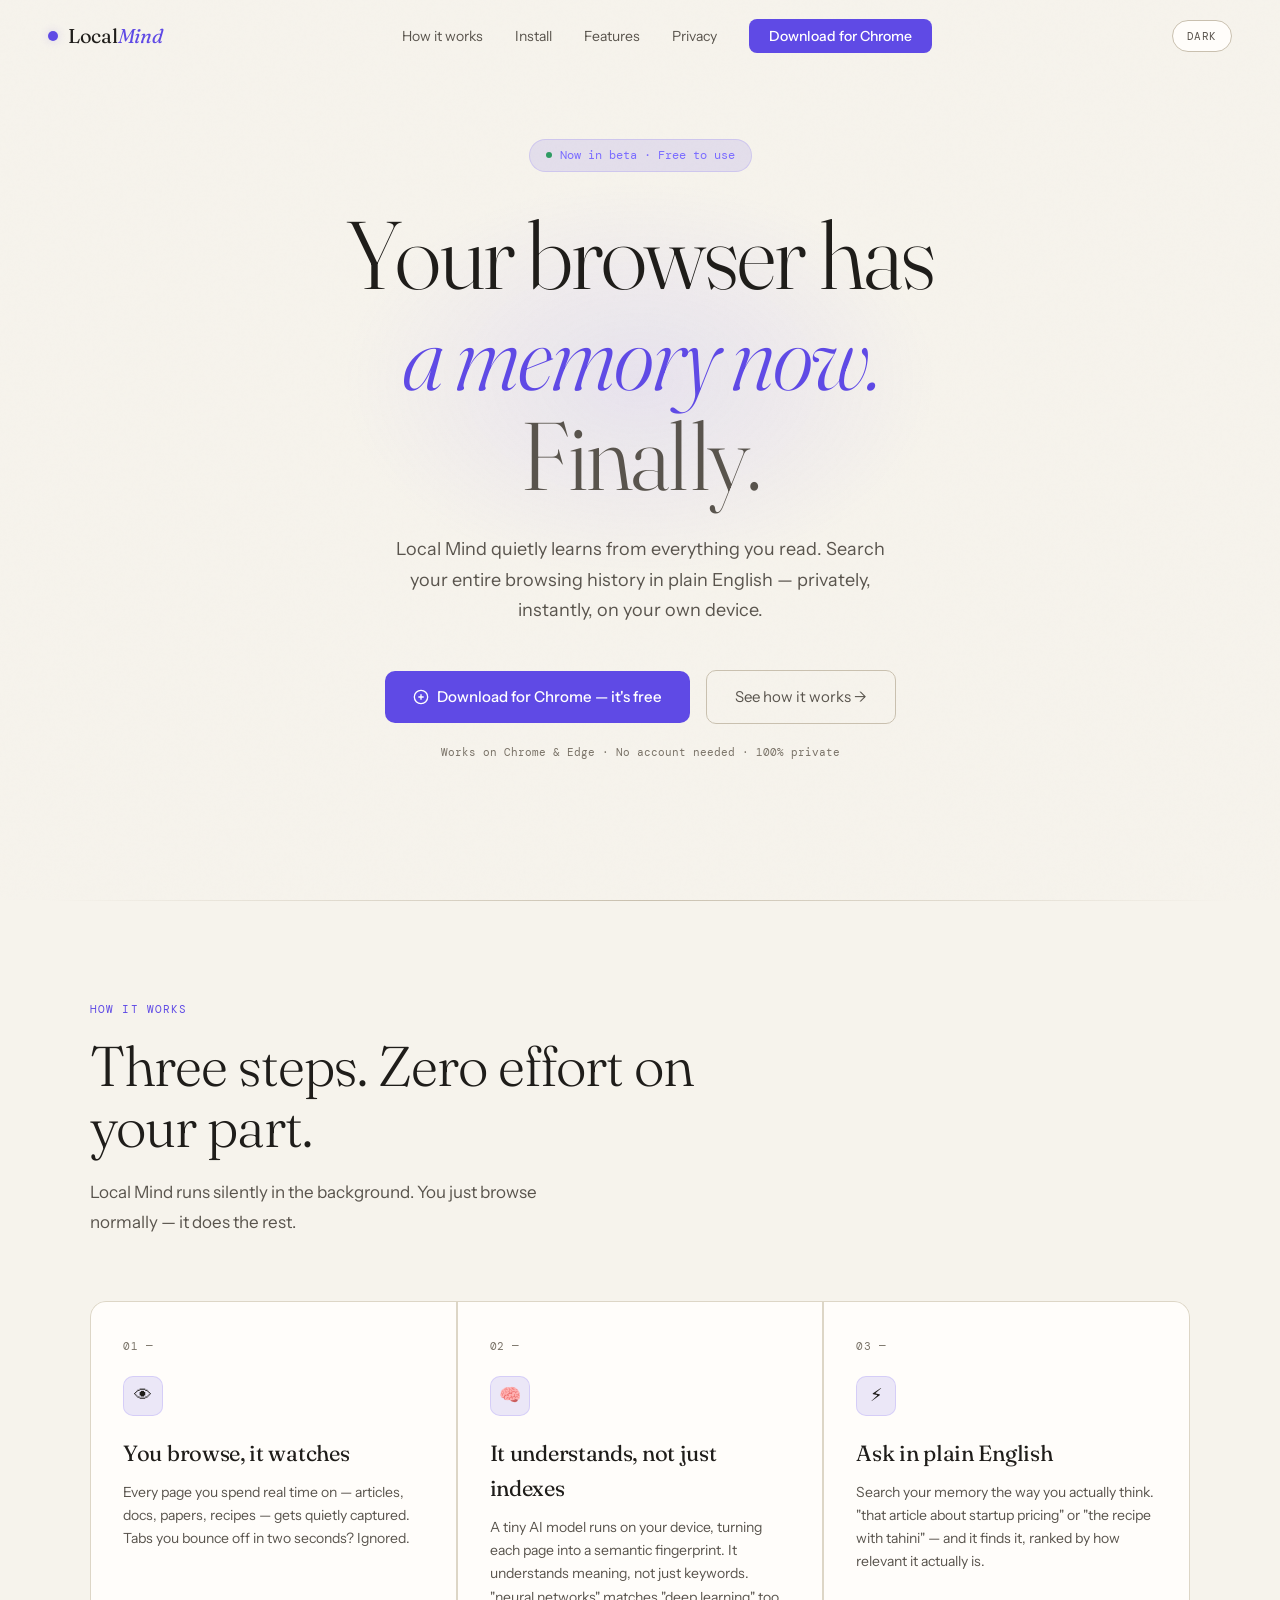
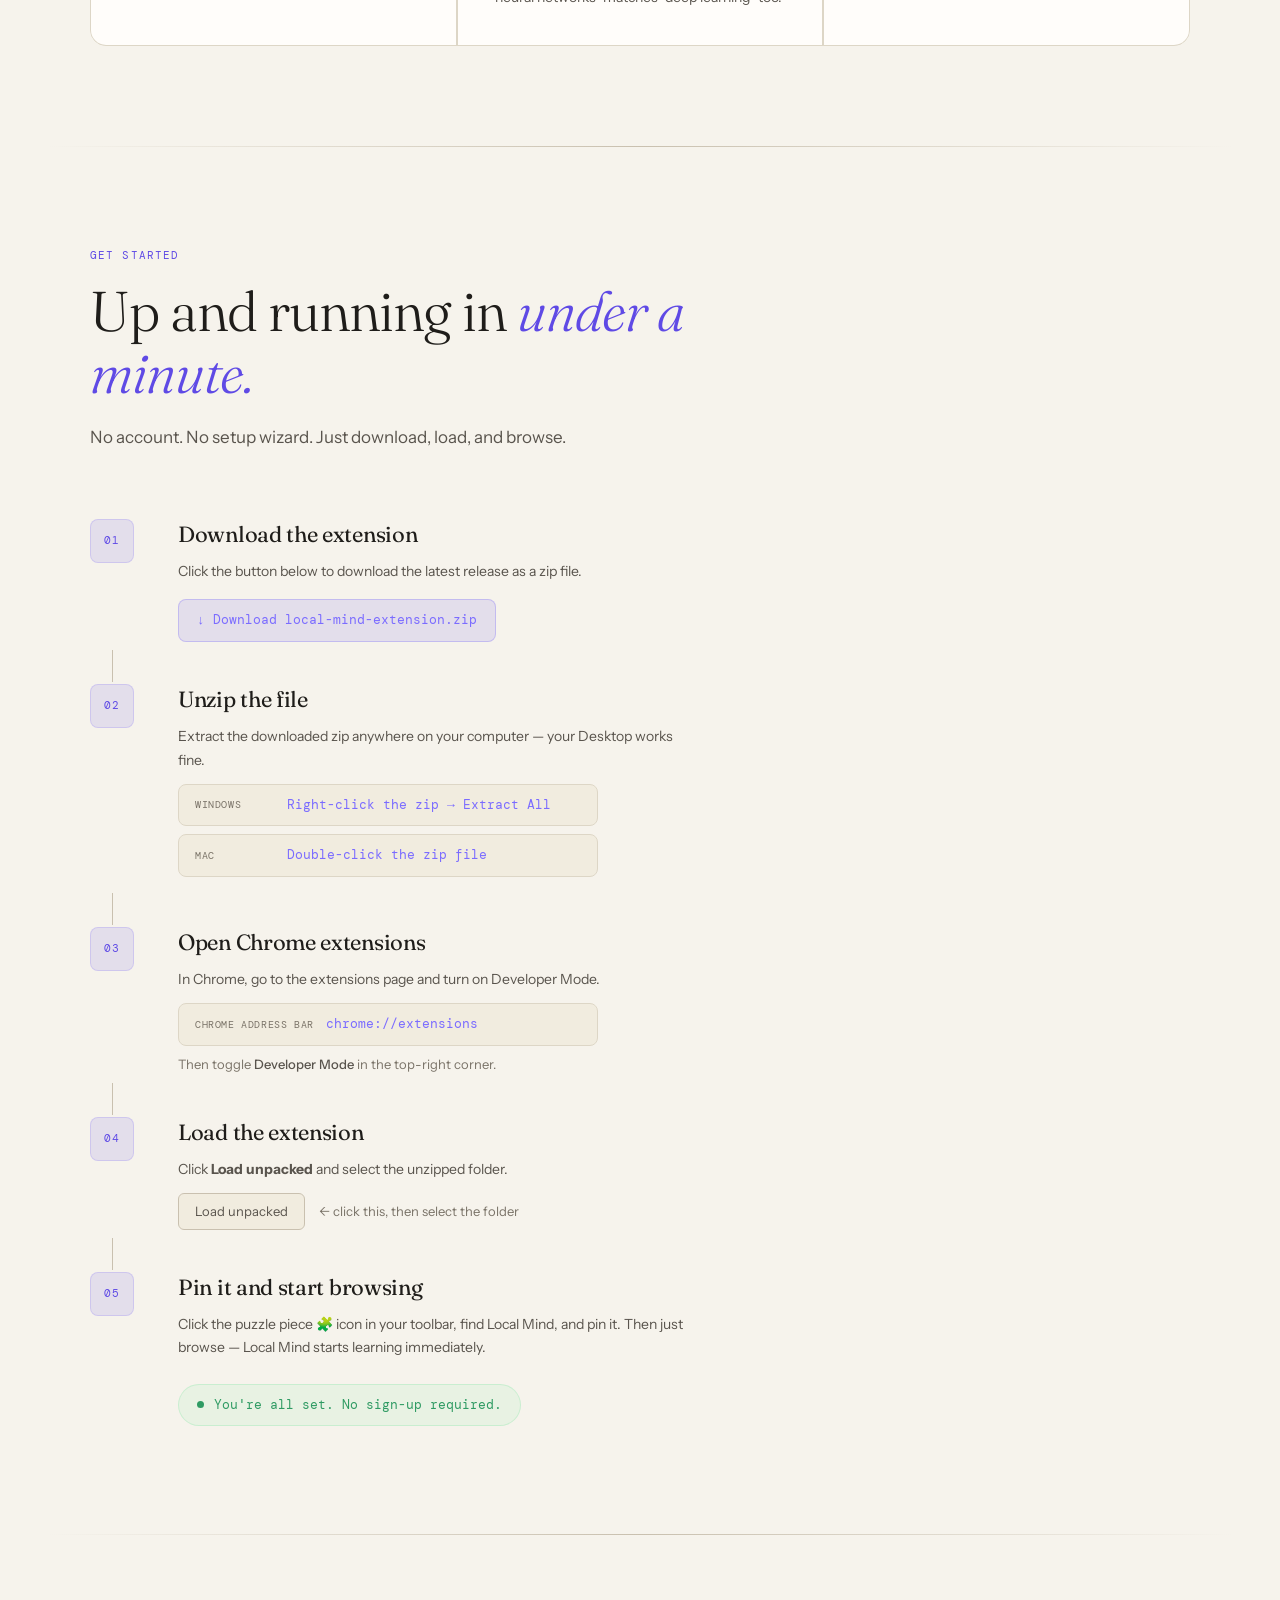
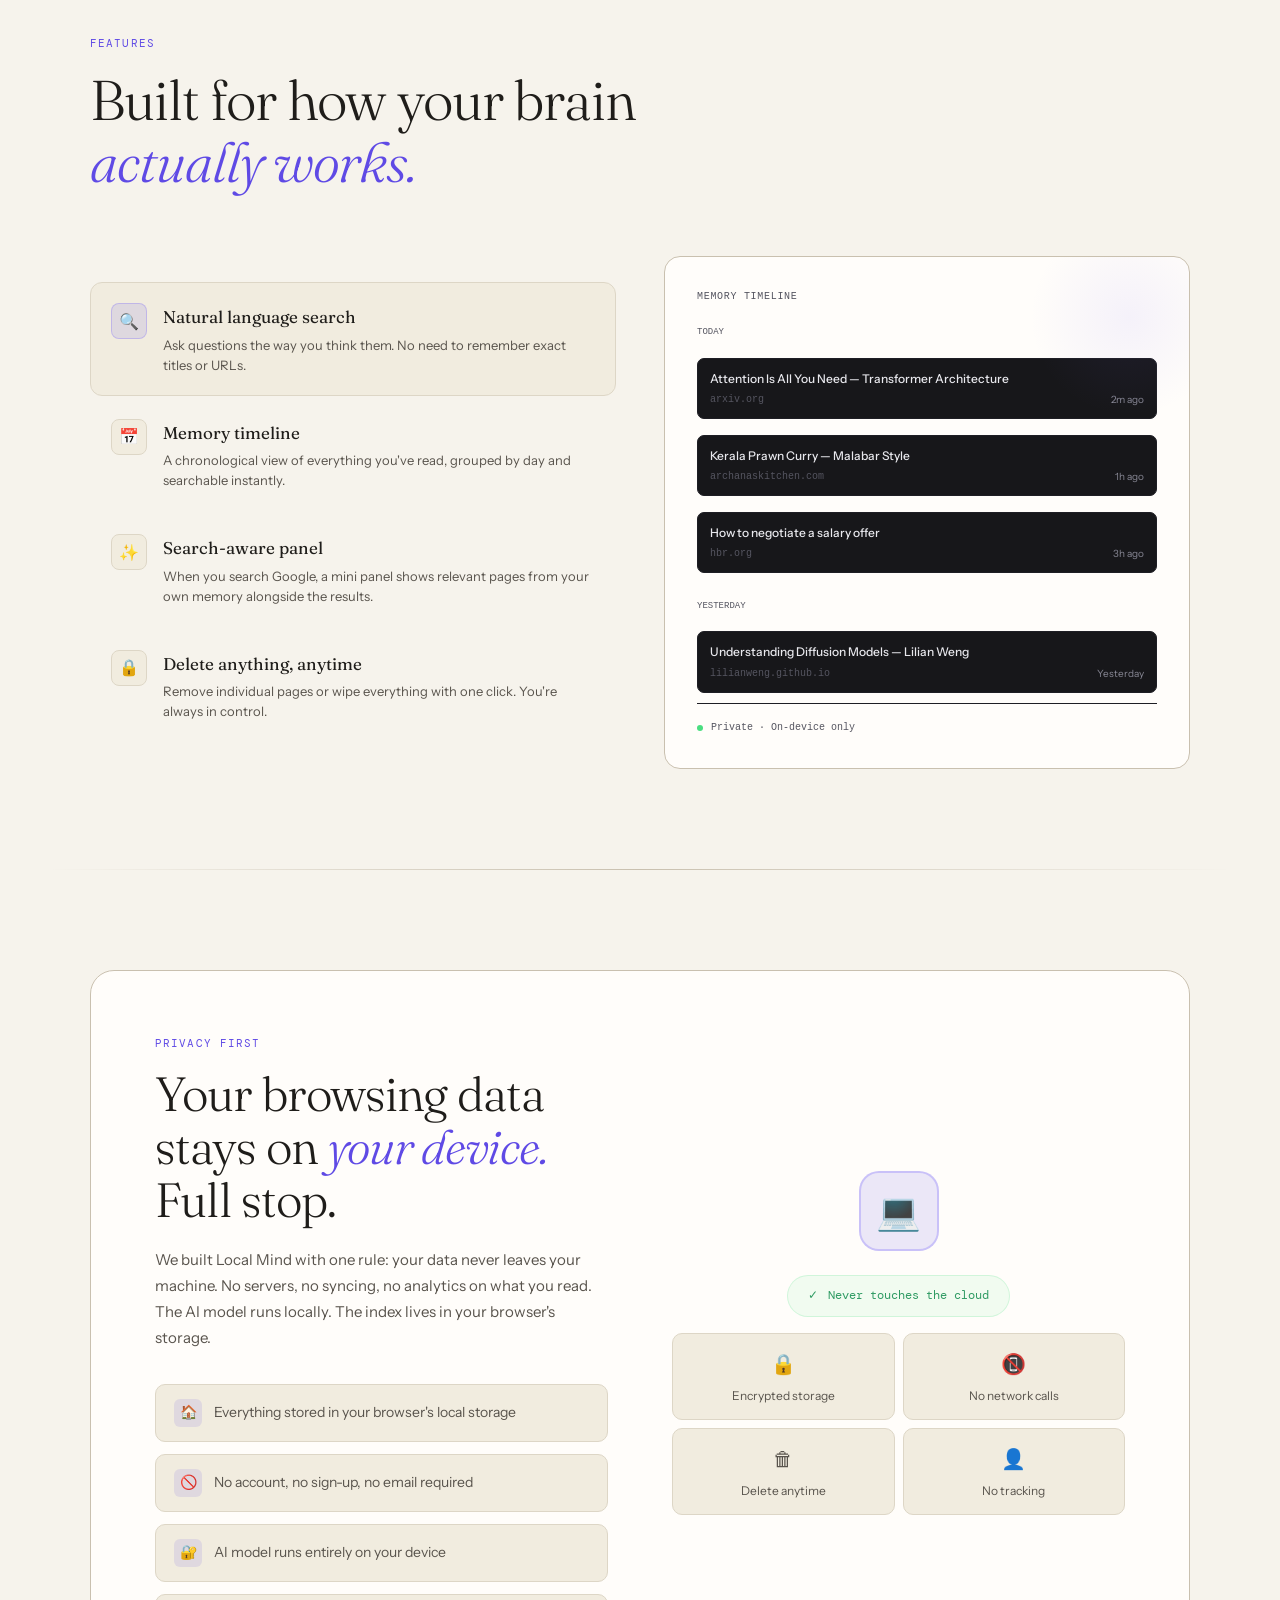
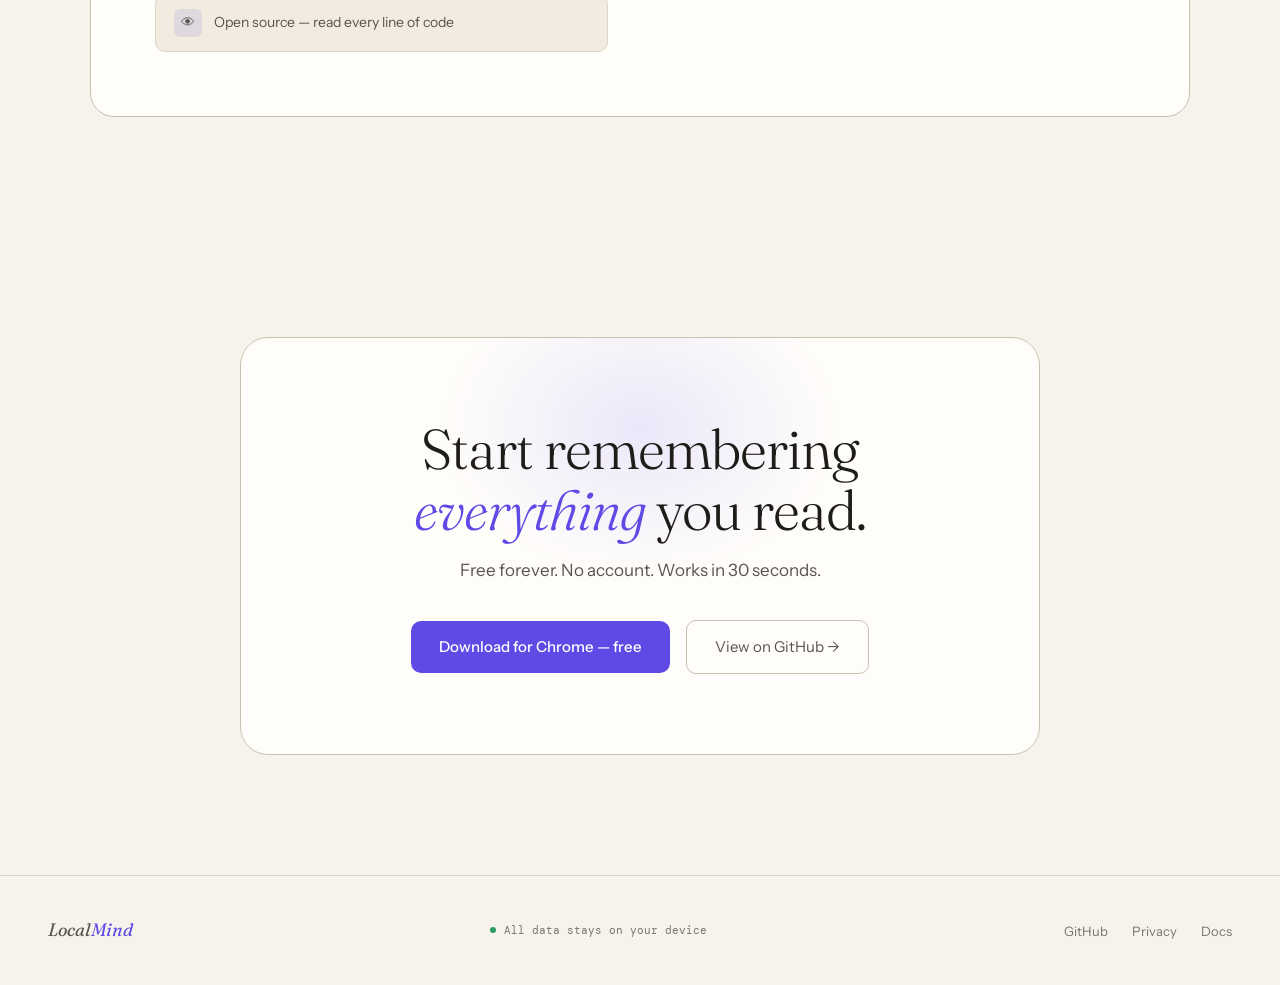
<file: frontend/index.html>
<!DOCTYPE html>
<html lang="en">
<head>
  <meta charset="UTF-8"/>
  <meta name="viewport" content="width=device-width, initial-scale=1.0"/>
  <title>Local Mind — Your Browser Memory</title>
  <link rel="preconnect" href="https://fonts.googleapis.com">
  <link href="https://fonts.googleapis.com/css2?family=Fraunces:ital,opsz,wght@0,9..144,300;0,9..144,400;0,9..144,500;1,9..144,300;1,9..144,400&family=Instrument+Sans:wght@400;500&family=DM+Mono:wght@400;500&display=swap" rel="stylesheet">
  <style>
    *, *::before, *::after { box-sizing: border-box; margin: 0; padding: 0; }

    :root {
      --bg: #0a0a0c;
      --bg2: #0f0f12;
      --bg3: #141418;
      --accent: #7c6af7;
      --accent2: #9d8fff;
      --accent-dim: rgba(124,106,247,0.12);
      --accent-glow: rgba(124,106,247,0.25);
      --border: #1e1e26;
      --border2: #2a2a35;
      --text: #e8e8f0;
      --text2: #9898aa;
      --text3: #55555f;
      --green: #4ade80;
      --nav-scrolled-bg: rgba(10,10,12,0.9);
      --serif: 'Fraunces', Georgia, serif;
      --sans: 'Instrument Sans', system-ui, sans-serif;
      --mono: 'DM Mono', monospace;
    }

    [data-theme="light"] {
      --bg: #f6f3ec;
      --bg2: #fffdfa;
      --bg3: #f1ecdf;
      --accent: #5f4ae5;
      --accent2: #7b6cff;
      --accent-dim: rgba(95,74,229,0.12);
      --accent-glow: rgba(95,74,229,0.2);
      --border: #ddd6c6;
      --border2: #c9c0af;
      --text: #1f1d1a;
      --text2: #59544d;
      --text3: #7a7368;
      --green: #2f9b63;
      --nav-scrolled-bg: rgba(246,243,236,0.92);
    }

    html { scroll-behavior: smooth; }

    body {
      background: var(--bg);
      color: var(--text);
      font-family: var(--sans);
      font-size: 16px;
      line-height: 1.6;
      overflow-x: hidden;
    }

    body::before {
      content: '';
      position: fixed;
      inset: 0;
      background-image: url("data:image/svg+xml,%3Csvg viewBox='0 0 256 256' xmlns='http://www.w3.org/2000/svg'%3E%3Cfilter id='noise'%3E%3CfeTurbulence type='fractalNoise' baseFrequency='0.9' numOctaves='4' stitchTiles='stitch'/%3E%3C/filter%3E%3Crect width='100%25' height='100%25' filter='url(%23noise)' opacity='0.04'/%3E%3C/svg%3E");
      pointer-events: none;
      z-index: 0;
      opacity: 0.4;
    }

    /* ── Nav ───────────────────────────────────────────────────────── */
    nav {
      position: fixed;
      top: 0; left: 0; right: 0;
      z-index: 100;
      display: flex;
      align-items: center;
      justify-content: space-between;
      padding: 20px 48px;
      border-bottom: 1px solid transparent;
      transition: border-color 0.3s, background 0.3s;
    }

    nav.scrolled {
      background: var(--nav-scrolled-bg);
      backdrop-filter: blur(12px);
      border-color: var(--border);
    }

    .theme-toggle-btn {
      border: 1px solid var(--border2);
      background: var(--bg2);
      color: var(--text2);
      border-radius: 999px;
      padding: 8px 14px;
      font-family: var(--mono);
      font-size: 11px;
      letter-spacing: 0.05em;
      text-transform: uppercase;
      cursor: pointer;
      transition: all 0.2s;
    }

    .theme-toggle-btn:hover { color: var(--text); border-color: var(--text3); }

    .nav-logo {
      display: flex;
      align-items: center;
      gap: 10px;
      text-decoration: none;
    }

    .nav-dot {
      width: 10px; height: 10px;
      border-radius: 50%;
      background: var(--accent);
      box-shadow: 0 0 10px var(--accent-glow);
      animation: pulse 2.5s ease-in-out infinite;
    }

    @keyframes pulse {
      0%,100% { box-shadow: 0 0 8px var(--accent-glow); }
      50% { box-shadow: 0 0 20px rgba(124,106,247,0.5); }
    }

    .nav-logo-text { font-family: var(--serif); font-size: 20px; color: var(--text); letter-spacing: -0.3px; }
    .nav-logo-text em { font-style: italic; color: var(--accent); }

    .nav-links { display: flex; align-items: center; gap: 32px; list-style: none; }
    .nav-links a { color: var(--text2); text-decoration: none; font-size: 14px; transition: color 0.15s; }
    .nav-links a:hover { color: var(--text); }

    .nav-cta {
      background: var(--accent) !important;
      color: white !important;
      padding: 8px 20px;
      border-radius: 8px;
      font-size: 14px !important;
      font-weight: 500;
      transition: background 0.15s !important;
    }
    .nav-cta:hover { background: #6b59e0 !important; }

    /* ── Hero ──────────────────────────────────────────────────────── */
    .hero {
      min-height: 100vh;
      display: flex;
      flex-direction: column;
      align-items: center;
      justify-content: center;
      text-align: center;
      padding: 120px 24px 120px;
      position: relative;
    }

    .hero::after {
      content: '';
      position: absolute;
      top: 20%; left: 50%;
      transform: translateX(-50%);
      width: 600px; height: 400px;
      background: radial-gradient(ellipse, rgba(124,106,247,0.12) 0%, transparent 70%);
      pointer-events: none;
      z-index: 0;
    }

    .hero-eyebrow {
      display: inline-flex;
      align-items: center;
      gap: 8px;
      background: var(--accent-dim);
      border: 1px solid rgba(124,106,247,0.2);
      border-radius: 999px;
      padding: 6px 16px;
      font-family: var(--mono);
      font-size: 12px;
      color: var(--accent2);
      margin-bottom: 32px;
      position: relative;
      z-index: 1;
      animation: fadeUp 0.8s ease both;
    }

    .eyebrow-dot {
      width: 6px; height: 6px;
      border-radius: 50%;
      background: var(--green);
      animation: pulse 2s ease-in-out infinite;
    }

    .hero-title {
      font-family: var(--serif);
      font-size: clamp(52px, 8vw, 96px);
      font-weight: 300;
      line-height: 1.05;
      letter-spacing: -2px;
      color: var(--text);
      max-width: 900px;
      position: relative;
      z-index: 1;
      animation: fadeUp 0.8s 0.1s ease both;
    }

    .hero-title em { font-style: italic; color: var(--accent); font-weight: 300; }
    .hero-title .line2 { display: block; color: var(--text2); font-weight: 300; }

    .hero-sub {
      font-size: 18px;
      color: var(--text2);
      max-width: 520px;
      margin: 28px auto 0;
      line-height: 1.7;
      position: relative;
      z-index: 1;
      animation: fadeUp 0.8s 0.2s ease both;
    }

    .hero-actions {
      display: flex;
      align-items: center;
      gap: 16px;
      margin-top: 44px;
      position: relative;
      z-index: 1;
      animation: fadeUp 0.8s 0.3s ease both;
    }

    .btn-primary {
      display: inline-flex;
      align-items: center;
      gap: 8px;
      background: var(--accent);
      color: white;
      padding: 14px 28px;
      border-radius: 10px;
      font-size: 15px;
      font-weight: 500;
      text-decoration: none;
      transition: all 0.2s;
      border: none;
      cursor: pointer;
    }

    .btn-primary:hover {
      background: #6b59e0;
      transform: translateY(-1px);
      box-shadow: 0 8px 30px rgba(124,106,247,0.35);
    }

    .btn-secondary {
      display: inline-flex;
      align-items: center;
      gap: 8px;
      background: transparent;
      color: var(--text2);
      padding: 14px 28px;
      border-radius: 10px;
      font-size: 15px;
      text-decoration: none;
      border: 1px solid var(--border2);
      transition: all 0.2s;
    }

    .btn-secondary:hover { color: var(--text); border-color: var(--text3); }

    .hero-note {
      margin-top: 20px;
      font-family: var(--mono);
      font-size: 11px;
      color: var(--text3);
      position: relative;
      z-index: 1;
      animation: fadeUp 0.8s 0.4s ease both;
    }

    /* ── Sections ──────────────────────────────────────────────────── */
    section { padding: 100px 24px; position: relative; z-index: 1; }
    .container { max-width: 1100px; margin: 0 auto; }

    .section-label {
      font-family: var(--mono);
      font-size: 11px;
      text-transform: uppercase;
      letter-spacing: 0.1em;
      color: var(--accent);
      margin-bottom: 16px;
    }

    .section-title {
      font-family: var(--serif);
      font-size: clamp(36px, 5vw, 56px);
      font-weight: 300;
      line-height: 1.1;
      letter-spacing: -1px;
      color: var(--text);
      max-width: 640px;
      margin-bottom: 20px;
    }

    .section-title em { font-style: italic; color: var(--accent); }
    .section-body { font-size: 17px; color: var(--text2); max-width: 500px; line-height: 1.75; }

    /* ── How it works ──────────────────────────────────────────────── */
    .how-grid {
      display: grid;
      grid-template-columns: repeat(3, 1fr);
      gap: 2px;
      margin-top: 64px;
      background: var(--border);
      border: 1px solid var(--border);
      border-radius: 16px;
      overflow: hidden;
    }

    .how-item { background: var(--bg2); padding: 36px 32px; transition: background 0.2s; }
    .how-item:hover { background: var(--bg3); }

    .how-num { font-family: var(--mono); font-size: 11px; color: var(--text3); margin-bottom: 20px; letter-spacing: 0.05em; }

    .how-icon {
      width: 40px; height: 40px;
      background: var(--accent-dim);
      border: 1px solid rgba(124,106,247,0.2);
      border-radius: 10px;
      display: flex;
      align-items: center;
      justify-content: center;
      margin-bottom: 20px;
      font-size: 18px;
    }

    .how-title { font-family: var(--serif); font-size: 22px; font-weight: 400; color: var(--text); margin-bottom: 10px; letter-spacing: -0.3px; }
    .how-desc { font-size: 14px; color: var(--text2); line-height: 1.65; }

    /* ── Features ──────────────────────────────────────────────────── */
    .features-wrap { display: grid; grid-template-columns: 1fr 1fr; gap: 48px; align-items: center; margin-top: 64px; }
    .feature-list { display: flex; flex-direction: column; gap: 2px; }

    .feature-item {
      display: flex;
      align-items: flex-start;
      gap: 16px;
      padding: 20px;
      border-radius: 12px;
      cursor: pointer;
      transition: background 0.15s;
      border: 1px solid transparent;
    }

    .feature-item:hover, .feature-item.active { background: var(--bg3); border-color: var(--border); }
    .feature-item.active .feature-icon { background: var(--accent-dim); border-color: rgba(124,106,247,0.3); color: var(--accent); }

    .feature-icon {
      width: 36px; height: 36px;
      background: var(--bg3);
      border: 1px solid var(--border);
      border-radius: 8px;
      display: flex;
      align-items: center;
      justify-content: center;
      font-size: 16px;
      flex-shrink: 0;
      transition: all 0.15s;
    }

    .feature-text h3 { font-family: var(--serif); font-size: 17px; font-weight: 400; color: var(--text); margin-bottom: 4px; }
    .feature-text p { font-size: 13px; color: var(--text2); line-height: 1.55; }

    .feature-visual {
      background: var(--bg2);
      border: 1px solid var(--border2);
      border-radius: 16px;
      padding: 32px;
      min-height: 360px;
      display: flex;
      flex-direction: column;
      gap: 10px;
      position: relative;
      overflow: hidden;
    }

    .feature-visual::before {
      content: '';
      position: absolute;
      top: -40px; right: -40px;
      width: 200px; height: 200px;
      background: radial-gradient(circle, rgba(124,106,247,0.08) 0%, transparent 70%);
      pointer-events: none;
    }

    .mp-card { background: #17171a; border: 1px solid #1e1e24; border-radius: 7px; padding: 8px 10px; }

    /* ── Privacy ───────────────────────────────────────────────────── */
    .privacy-wrap {
      background: var(--bg2);
      border: 1px solid var(--border2);
      border-radius: 24px;
      padding: 64px;
      display: grid;
      grid-template-columns: 1fr 1fr;
      gap: 64px;
      align-items: center;
    }

    .privacy-badges { display: flex; flex-direction: column; gap: 12px; margin-top: 32px; }

    .privacy-badge {
      display: flex;
      align-items: center;
      gap: 12px;
      padding: 14px 18px;
      background: var(--bg3);
      border: 1px solid var(--border);
      border-radius: 10px;
      font-size: 14px;
      color: var(--text2);
    }

    .privacy-badge-icon {
      width: 28px; height: 28px;
      background: var(--accent-dim);
      border-radius: 6px;
      display: flex;
      align-items: center;
      justify-content: center;
      font-size: 14px;
      flex-shrink: 0;
    }

    .privacy-graphic { display: flex; flex-direction: column; gap: 16px; align-items: center; }

    .device-icon {
      width: 80px; height: 80px;
      background: var(--accent-dim);
      border: 2px solid rgba(124,106,247,0.3);
      border-radius: 20px;
      display: flex;
      align-items: center;
      justify-content: center;
      font-size: 36px;
      margin: 0 auto 8px;
    }

    .no-cloud {
      display: flex;
      align-items: center;
      gap: 10px;
      padding: 10px 20px;
      background: rgba(74,222,128,0.08);
      border: 1px solid rgba(74,222,128,0.2);
      border-radius: 999px;
      font-family: var(--mono);
      font-size: 12px;
      color: var(--green);
    }

    .lock-items { display: grid; grid-template-columns: 1fr 1fr; gap: 8px; width: 100%; }

    .lock-item {
      background: var(--bg3);
      border: 1px solid var(--border);
      border-radius: 10px;
      padding: 14px;
      text-align: center;
      font-size: 12px;
      color: var(--text2);
    }

    .lock-item span { display: block; font-size: 20px; margin-bottom: 6px; }

    /* ── CTA ───────────────────────────────────────────────────────── */
    .cta-section { text-align: center; padding: 120px 24px; }

    .cta-wrap {
      background: var(--bg2);
      border: 1px solid var(--border2);
      border-radius: 28px;
      padding: 80px 48px;
      position: relative;
      overflow: hidden;
      max-width: 800px;
      margin: 0 auto;
    }

    .cta-wrap::before {
      content: '';
      position: absolute;
      top: -60px; left: 50%;
      transform: translateX(-50%);
      width: 400px; height: 300px;
      background: radial-gradient(ellipse, rgba(124,106,247,0.15) 0%, transparent 70%);
      pointer-events: none;
    }

    .cta-title { font-family: var(--serif); font-size: clamp(36px, 5vw, 56px); font-weight: 300; letter-spacing: -1px; line-height: 1.1; color: var(--text); margin-bottom: 16px; position: relative; z-index: 1; }
    .cta-title em { font-style: italic; color: var(--accent); }
    .cta-sub { font-size: 17px; color: var(--text2); margin-bottom: 36px; position: relative; z-index: 1; }
    .cta-actions { display: flex; align-items: center; justify-content: center; gap: 16px; position: relative; z-index: 1; }

    /* ── Footer ────────────────────────────────────────────────────── */
    footer {
      border-top: 1px solid var(--border);
      padding: 40px 48px;
      display: flex;
      align-items: center;
      justify-content: space-between;
      position: relative;
      z-index: 1;
    }

    .footer-logo { font-family: var(--serif); font-style: italic; font-size: 18px; color: var(--text2); }
    .footer-logo em { color: var(--accent); }

    .footer-note { font-family: var(--mono); font-size: 11px; color: var(--text3); display: flex; align-items: center; gap: 8px; }
    .footer-note span { width: 6px; height: 6px; border-radius: 50%; background: var(--green); }

    .footer-links { display: flex; gap: 24px; list-style: none; }
    .footer-links a { font-size: 13px; color: var(--text3); text-decoration: none; transition: color 0.15s; }
    .footer-links a:hover { color: var(--text2); }

    .divider { height: 1px; background: linear-gradient(90deg, transparent, var(--border2), transparent); margin: 0 48px; }

    @keyframes fadeUp {
      from { opacity: 0; transform: translateY(20px); }
      to   { opacity: 1; transform: translateY(0); }
    }

    .reveal { opacity: 0; transform: translateY(24px); transition: opacity 0.7s ease, transform 0.7s ease; }
    .reveal.visible { opacity: 1; transform: translateY(0); }

    ::-webkit-scrollbar { width: 6px; }
    ::-webkit-scrollbar-track { background: var(--bg); }
    ::-webkit-scrollbar-thumb { background: var(--border2); border-radius: 3px; }
    /* ── Installation Guide ────────────────────────────────────────────── */

.install-steps {
  margin-top: 64px;
  display: flex;
  flex-direction: column;
}

.install-step {
  display: grid;
  grid-template-columns: 64px 1fr;
  gap: 24px;
  align-items: flex-start;
}

.step-num {
  font-family: var(--mono);
  font-size: 11px;
  color: var(--accent);
  background: var(--accent-dim);
  border: 1px solid rgba(124,106,247,0.2);
  border-radius: 8px;
  width: 44px;
  height: 44px;
  display: flex;
  align-items: center;
  justify-content: center;
  letter-spacing: 0.05em;
  flex-shrink: 0;
  margin-top: 2px;
}

.install-connector {
  width: 1px;
  height: 32px;
  background: var(--border2);
  margin-left: 22px;
}

.step-content {
  padding-bottom: 8px;
}

.step-title {
  font-family: var(--serif);
  font-size: 22px;
  font-weight: 400;
  color: var(--text);
  letter-spacing: -0.3px;
  margin-bottom: 8px;
}

.step-desc {
  font-size: 14px;
  color: var(--text2);
  line-height: 1.65;
  margin-bottom: 12px;
  max-width: 520px;
}

.step-tip {
  font-size: 13px;
  color: var(--text3);
  margin-top: 8px;
}

.step-tip strong {
  color: var(--text2);
  font-weight: 500;
}

.step-code {
  display: flex;
  align-items: center;
  gap: 12px;
  background: var(--bg3);
  border: 1px solid var(--border);
  border-radius: 8px;
  padding: 10px 16px;
  margin-bottom: 8px;
  max-width: 420px;
}

.code-label {
  font-family: var(--mono);
  font-size: 10px;
  color: var(--text3);
  text-transform: uppercase;
  letter-spacing: 0.06em;
  flex-shrink: 0;
  min-width: 80px;
}

.step-code code {
  font-family: var(--mono);
  font-size: 13px;
  color: var(--accent2);
}

.step-btn {
  display: inline-flex;
  align-items: center;
  gap: 8px;
  background: var(--accent-dim);
  border: 1px solid rgba(124,106,247,0.3);
  border-radius: 8px;
  color: var(--accent2);
  font-family: var(--mono);
  font-size: 13px;
  padding: 10px 18px;
  text-decoration: none;
  transition: all 0.2s;
  margin-top: 4px;
}

.step-btn:hover {
  background: rgba(124,106,247,0.2);
  border-color: var(--accent);
  color: var(--accent);
}

.step-visual {
  display: flex;
  align-items: center;
  gap: 14px;
  margin-top: 8px;
}

.mock-chrome-btn {
  background: var(--bg3);
  border: 1px solid var(--border2);
  border-radius: 6px;
  padding: 7px 16px;
  font-size: 13px;
  color: var(--text2);
  font-family: var(--sans);
  cursor: default;
}

.step-done {
  display: inline-flex;
  align-items: center;
  gap: 10px;
  margin-top: 12px;
  padding: 10px 18px;
  background: rgba(74,222,128,0.08);
  border: 1px solid rgba(74,222,128,0.2);
  border-radius: 999px;
  font-size: 13px;
  color: var(--green);
  font-family: var(--mono);
}

.done-dot {
  width: 7px;
  height: 7px;
  border-radius: 50%;
  background: var(--green);
  animation: pulse 2s ease-in-out infinite;
}
    @media (max-width: 768px) {
      nav { padding: 16px 24px; }
      .nav-links { display: none; }
      .how-grid { grid-template-columns: 1fr; }
      .features-wrap { grid-template-columns: 1fr; }
      .privacy-wrap { grid-template-columns: 1fr; padding: 40px 28px; gap: 40px; }
      footer { flex-direction: column; gap: 20px; text-align: center; }
    }
  </style>
</head>
<body>

  <!-- Nav -->
  <nav id="nav">
    <a href="#" class="nav-logo">
      <div class="nav-dot"></div>
      <span class="nav-logo-text">Local<em>Mind</em></span>
    </a>
    <ul class="nav-links">
      <li><a href="#how">How it works</a></li>
      <li><a href="#install">Install</a></li>
      <li><a href="#features">Features</a></li>
      <li><a href="#privacy">Privacy</a></li>
      <li><a href="https://github.com/ziomega/localmind/releases/download/v1.0.0-beta/local-mind-extension.zip" class="nav-cta" target="_blank">Download for Chrome</a></li>
    </ul>
    <button id="themeToggle" class="theme-toggle-btn" type="button">Light</button>
  </nav>

  <!-- Hero — no browser mockup -->
  <section class="hero">
    <div class="hero-eyebrow">
      <span class="eyebrow-dot"></span>
      Now in beta · Free to use
    </div>

    <h1 class="hero-title">
      Your browser has<br>
      <em>a memory now.</em>
      <span class="line2">Finally.</span>
    </h1>

    <p class="hero-sub">
      Local Mind quietly learns from everything you read. Search your entire browsing history in plain English — privately, instantly, on your own device.
    </p>

    <div class="hero-actions">
      <a href="https://github.com/ziomega/localmind/releases/download/v1.0.0-beta/local-mind-extension.zip" class="btn-primary" target="_blank">
        <svg width="16" height="16" viewBox="0 0 24 24" fill="none" stroke="currentColor" stroke-width="2"><circle cx="12" cy="12" r="10"/><path d="M12 8v8M8 12h8"/></svg>
        Download for Chrome — it's free
      </a>
      <a href="#how" class="btn-secondary">See how it works →</a>
    </div>

    <p class="hero-note">Works on Chrome & Edge · No account needed · 100% private</p>
  </section>

  <div class="divider"></div>

  <!-- How it works -->
  <section id="how">
    <div class="container">
      <div class="reveal">
        <div class="section-label">How it works</div>
        <h2 class="section-title">Three steps. Zero effort on your part.</h2>
        <p class="section-body">Local Mind runs silently in the background. You just browse normally — it does the rest.</p>
      </div>
      <div class="how-grid reveal">
        <div class="how-item">
          <div class="how-num">01 —</div>
          <div class="how-icon">👁</div>
          <div class="how-title">You browse, it watches</div>
          <p class="how-desc">Every page you spend real time on — articles, docs, papers, recipes — gets quietly captured. Tabs you bounce off in two seconds? Ignored.</p>
        </div>
        <div class="how-item">
          <div class="how-num">02 —</div>
          <div class="how-icon">🧠</div>
          <div class="how-title">It understands, not just indexes</div>
          <p class="how-desc">A tiny AI model runs on your device, turning each page into a semantic fingerprint. It understands meaning, not just keywords. "neural networks" matches "deep learning" too.</p>
        </div>
        <div class="how-item">
          <div class="how-num">03 —</div>
          <div class="how-icon">⚡</div>
          <div class="how-title">Ask in plain English</div>
          <p class="how-desc">Search your memory the way you actually think. "that article about startup pricing" or "the recipe with tahini" — and it finds it, ranked by how relevant it actually is.</p>
        </div>
      </div>
    </div>
  </section>

<div class="divider"></div>

  <!-- Installation Guide -->
  <section id="install">
    <div class="container">
      <div class="reveal">
        <div class="section-label">Get started</div>
        <h2 class="section-title">Up and running in <em>under a minute.</em></h2>
        <p class="section-body">No account. No setup wizard. Just download, load, and browse.</p>
      </div>

      <div class="install-steps reveal">

        <div class="install-step">
          <div class="step-num">01</div>
          <div class="step-content">
            <div class="step-title">Download the extension</div>
            <p class="step-desc">Click the button below to download the latest release as a zip file.</p>
            <a href="REPLACE_WITH_GITHUB_RELEASE_LINK" class="step-btn" target="_blank" download>
              ↓ Download local-mind-extension.zip
            </a>
          </div>
        </div>

        <div class="install-connector"></div>

        <div class="install-step">
          <div class="step-num">02</div>
          <div class="step-content">
            <div class="step-title">Unzip the file</div>
            <p class="step-desc">Extract the downloaded zip anywhere on your computer — your Desktop works fine.</p>
            <div class="step-code">
              <span class="code-label">Windows</span>
              <code>Right-click the zip → Extract All</code>
            </div>
            <div class="step-code">
              <span class="code-label">Mac</span>
              <code>Double-click the zip file</code>
            </div>
          </div>
        </div>

        <div class="install-connector"></div>

        <div class="install-step">
          <div class="step-num">03</div>
          <div class="step-content">
            <div class="step-title">Open Chrome extensions</div>
            <p class="step-desc">In Chrome, go to the extensions page and turn on Developer Mode.</p>
            <div class="step-code">
              <span class="code-label">Chrome address bar</span>
              <code>chrome://extensions</code>
            </div>
            <p class="step-tip">Then toggle <strong>Developer Mode</strong> in the top-right corner.</p>
          </div>
        </div>

        <div class="install-connector"></div>

        <div class="install-step">
          <div class="step-num">04</div>
          <div class="step-content">
            <div class="step-title">Load the extension</div>
            <p class="step-desc">Click <strong>Load unpacked</strong> and select the unzipped folder.</p>
            <div class="step-visual">
              <div class="mock-chrome-btn">Load unpacked</div>
              <span style="color:var(--text3);font-size:13px;">← click this, then select the folder</span>
            </div>
          </div>
        </div>

        <div class="install-connector"></div>

        <div class="install-step">
          <div class="step-num">05</div>
          <div class="step-content">
            <div class="step-title">Pin it and start browsing</div>
            <p class="step-desc">Click the puzzle piece 🧩 icon in your toolbar, find Local Mind, and pin it. Then just browse — Local Mind starts learning immediately.</p>
            <div class="step-done">
              <span class="done-dot"></span>
              You're all set. No sign-up required.
            </div>
          </div>
        </div>

      </div>
    </div>
  </section>

  <div class="divider"></div>

  <!-- Features -->
  <section id="features">
    <div class="container">
      <div class="reveal">
        <div class="section-label">Features</div>
        <h2 class="section-title">Built for how your brain <em>actually works.</em></h2>
      </div>
      <div class="features-wrap">
        <div class="feature-list reveal">
          <div class="feature-item active">
            <div class="feature-icon">🔍</div>
            <div class="feature-text">
              <h3>Natural language search</h3>
              <p>Ask questions the way you think them. No need to remember exact titles or URLs.</p>
            </div>
          </div>
          <div class="feature-item">
            <div class="feature-icon">📅</div>
            <div class="feature-text">
              <h3>Memory timeline</h3>
              <p>A chronological view of everything you've read, grouped by day and searchable instantly.</p>
            </div>
          </div>
          <div class="feature-item">
            <div class="feature-icon">✨</div>
            <div class="feature-text">
              <h3>Search-aware panel</h3>
              <p>When you search Google, a mini panel shows relevant pages from your own memory alongside the results.</p>
            </div>
          </div>
          <div class="feature-item">
            <div class="feature-icon">🔒</div>
            <div class="feature-text">
              <h3>Delete anything, anytime</h3>
              <p>Remove individual pages or wipe everything with one click. You're always in control.</p>
            </div>
          </div>
        </div>
        <div class="feature-visual reveal">
          <div style="font-family:monospace;font-size:10px;color:#555560;text-transform:uppercase;letter-spacing:0.07em;margin-bottom:10px;">Memory Timeline</div>
          <div style="font-family:monospace;font-size:9px;color:#555560;margin-bottom:8px;">TODAY</div>
          <div class="mp-card" style="margin-bottom:6px;padding:10px 12px;">
            <div style="font-size:12px;font-weight:500;color:#e8e8ed;margin-bottom:4px;">Attention Is All You Need — Transformer Architecture</div>
            <div style="display:flex;justify-content:space-between;"><span style="font-family:monospace;font-size:10px;color:#555560;">arxiv.org</span><span style="font-size:10px;color:#888895;">2m ago</span></div>
          </div>
          <div class="mp-card" style="margin-bottom:6px;padding:10px 12px;">
            <div style="font-size:12px;font-weight:500;color:#e8e8ed;margin-bottom:4px;">Kerala Prawn Curry — Malabar Style</div>
            <div style="display:flex;justify-content:space-between;"><span style="font-family:monospace;font-size:10px;color:#555560;">archanaskitchen.com</span><span style="font-size:10px;color:#888895;">1h ago</span></div>
          </div>
          <div class="mp-card" style="margin-bottom:6px;padding:10px 12px;">
            <div style="font-size:12px;font-weight:500;color:#e8e8ed;margin-bottom:4px;">How to negotiate a salary offer</div>
            <div style="display:flex;justify-content:space-between;"><span style="font-family:monospace;font-size:10px;color:#555560;">hbr.org</span><span style="font-size:10px;color:#888895;">3h ago</span></div>
          </div>
          <div style="font-family:monospace;font-size:9px;color:#555560;margin:10px 0 8px;">YESTERDAY</div>
          <div class="mp-card" style="padding:10px 12px;">
            <div style="font-size:12px;font-weight:500;color:#e8e8ed;margin-bottom:4px;">Understanding Diffusion Models — Lilian Weng</div>
            <div style="display:flex;justify-content:space-between;"><span style="font-family:monospace;font-size:10px;color:#555560;">lilianweng.github.io</span><span style="font-size:10px;color:#888895;">Yesterday</span></div>
          </div>
          <div style="margin-top:auto;padding-top:16px;border-top:1px solid #1e1e24;display:flex;align-items:center;gap:8px;">
            <div style="width:6px;height:6px;border-radius:50%;background:#4ade80;"></div>
            <span style="font-family:monospace;font-size:10px;color:#555560;">Private · On-device only</span>
          </div>
        </div>
      </div>
    </div>
  </section>

  <div class="divider"></div>

  <!-- Privacy -->
  <section id="privacy">
    <div class="container">
      <div class="privacy-wrap reveal">
        <div>
          <div class="section-label">Privacy first</div>
          <h2 class="section-title" style="font-size:clamp(32px,4vw,48px);">Your browsing data stays on <em>your device.</em> Full stop.</h2>
          <p class="section-body" style="font-size:15px;margin-top:16px;">We built Local Mind with one rule: your data never leaves your machine. No servers, no syncing, no analytics on what you read. The AI model runs locally. The index lives in your browser's storage.</p>
          <div class="privacy-badges">
            <div class="privacy-badge"><div class="privacy-badge-icon">🏠</div>Everything stored in your browser's local storage</div>
            <div class="privacy-badge"><div class="privacy-badge-icon">🚫</div>No account, no sign-up, no email required</div>
            <div class="privacy-badge"><div class="privacy-badge-icon">🔐</div>AI model runs entirely on your device</div>
            <div class="privacy-badge"><div class="privacy-badge-icon">👁</div>Open source — read every line of code</div>
          </div>
        </div>
        <div class="privacy-graphic">
          <div class="device-icon">💻</div>
          <div class="no-cloud"><span>✓</span>Never touches the cloud</div>
          <div class="lock-items">
            <div class="lock-item"><span>🔒</span>Encrypted storage</div>
            <div class="lock-item"><span>📵</span>No network calls</div>
            <div class="lock-item"><span>🗑</span>Delete anytime</div>
            <div class="lock-item"><span>👤</span>No tracking</div>
          </div>
        </div>
      </div>
    </div>
  </section>

  <!-- CTA -->
  <section class="cta-section">
    <div class="cta-wrap reveal">
      <h2 class="cta-title">Start remembering<br><em>everything</em> you read.</h2>
      <p class="cta-sub">Free forever. No account. Works in 30 seconds.</p>
      <div class="cta-actions">
        <a href="https://github.com/ziomega/localmind/releases/download/v1.0.0-beta/local-mind-extension.zip" class="btn-primary" target="_blank">Download for Chrome — free</a>
        <a href="https://github.com/ziomega/localmind" class="btn-secondary" target="_blank">View on GitHub →</a>
      </div>
    </div>
  </section>

  <!-- Footer -->
  <footer>
    <div class="footer-logo">Local<em>Mind</em></div>
    <div class="footer-note"><span></span>All data stays on your device</div>
    <ul class="footer-links">
      <li><a href="https://github.com/ziomega/localmind" target="_blank">GitHub</a></li>
      <li><a href="#privacy">Privacy</a></li>
      <li><a href="#how">Docs</a></li>
    </ul>
  </footer>

  <script>
    const THEME_KEY = 'localmind-theme';

    function getInitialTheme() {
      const saved = localStorage.getItem(THEME_KEY);
      if (saved === 'dark' || saved === 'light') return saved;
      return window.matchMedia('(prefers-color-scheme: dark)').matches ? 'dark' : 'light';
    }

    function applyTheme(theme) {
      document.documentElement.setAttribute('data-theme', theme);
      const btn = document.getElementById('themeToggle');
      if (btn) btn.textContent = theme === 'dark' ? 'Light' : 'Dark';
    }

    applyTheme(getInitialTheme());

    const nav = document.getElementById('nav');
    window.addEventListener('scroll', () => nav.classList.toggle('scrolled', window.scrollY > 40));

    document.getElementById('themeToggle').addEventListener('click', () => {
      const current = document.documentElement.getAttribute('data-theme');
      const next = current === 'dark' ? 'light' : 'dark';
      localStorage.setItem(THEME_KEY, next);
      applyTheme(next);
    });

    const observer = new IntersectionObserver((entries) => {
      entries.forEach((entry, i) => {
        if (entry.isIntersecting) {
          setTimeout(() => entry.target.classList.add('visible'), i * 80);
          observer.unobserve(entry.target);
        }
      });
    }, { threshold: 0.1 });
    document.querySelectorAll('.reveal').forEach(el => observer.observe(el));

    document.querySelectorAll('.feature-item').forEach(item => {
      item.addEventListener('click', () => {
        document.querySelectorAll('.feature-item').forEach(i => i.classList.remove('active'));
        item.classList.add('active');
      });
    });
  </script>

</body>
</html>
</file>
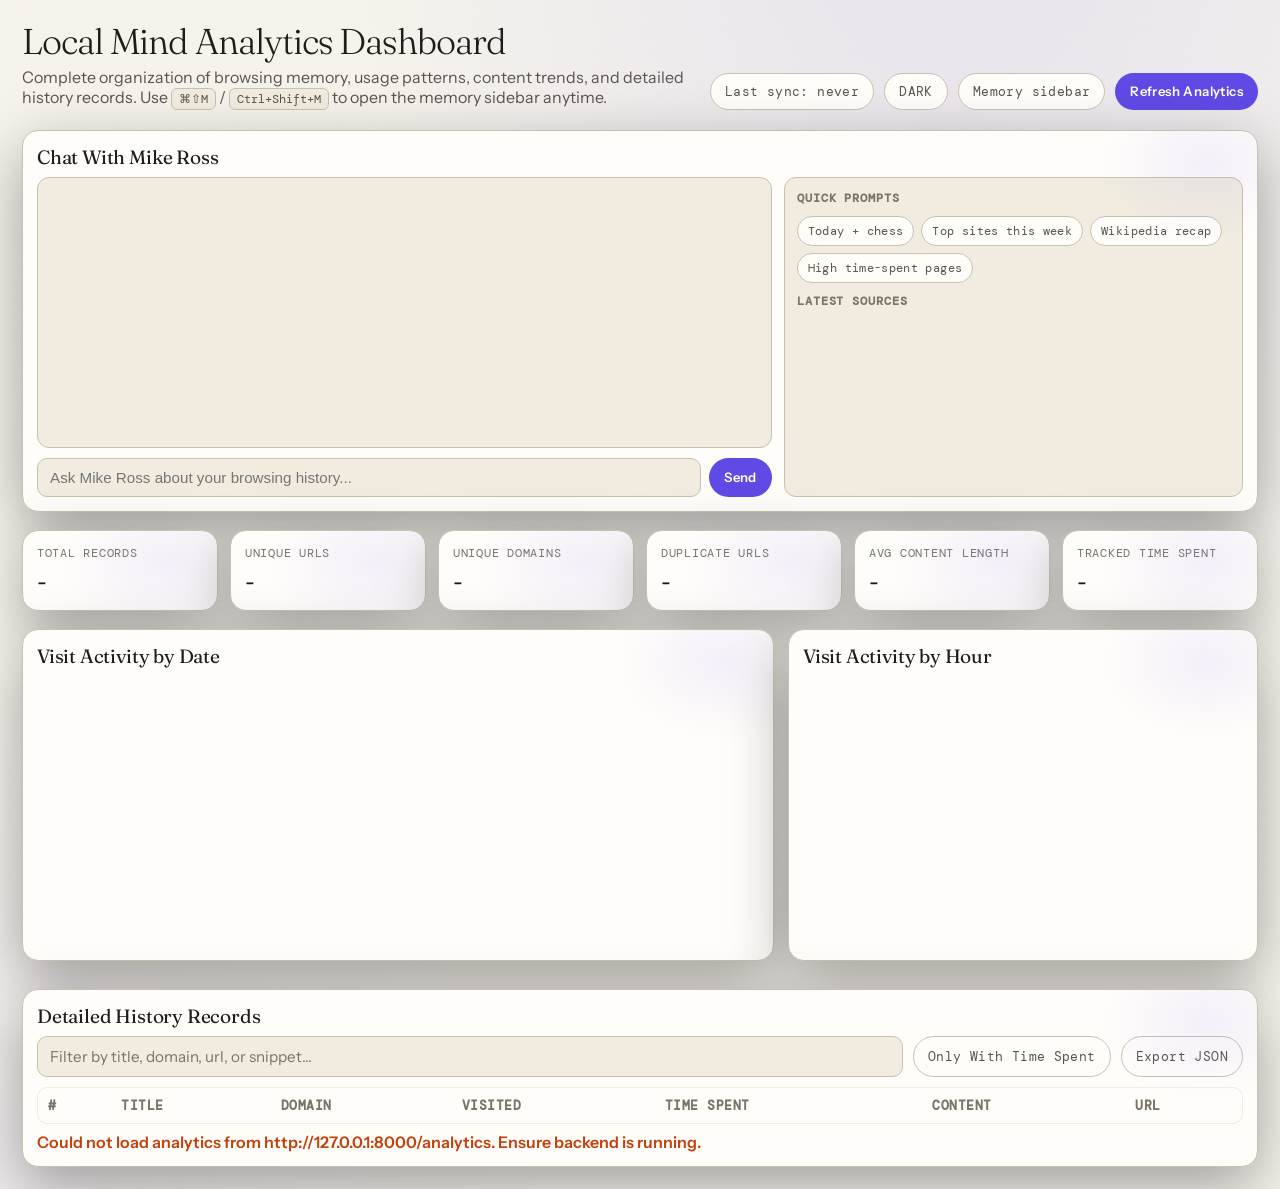
<file: extension/dashboard.html>
<!DOCTYPE html>
<html lang="en">
<head>
	<meta charset="UTF-8" />
	<meta name="viewport" content="width=device-width, initial-scale=1.0" />
	<title>Local Mind Analytics Dashboard</title>
	<link rel="preconnect" href="https://fonts.googleapis.com">
	<link href="https://fonts.googleapis.com/css2?family=Fraunces:ital,opsz,wght@0,9..144,300;0,9..144,400;0,9..144,500;1,9..144,300;1,9..144,400&family=Instrument+Sans:wght@400;500&family=DM+Mono:wght@400;500&display=swap" rel="stylesheet">
	<script src="vendor/chart.umd.min.js"></script>
	<style>
		:root {
			--bg: #0a0a0c;
			--bg2: #0f0f12;
			--bg3: #141418;
			--accent: #7c6af7;
			--accent2: #9d8fff;
			--accent-dim: rgba(124,106,247,0.12);
			--accent-glow: rgba(124,106,247,0.25);
			--border: #1e1e26;
			--border2: #2a2a35;
			--text: #e8e8f0;
			--text2: #9898aa;
			--text3: #55555f;
			--green: #4ade80;
			--danger: #f87171;
			--radius: 16px;
			--serif: 'Fraunces', Georgia, serif;
			--sans: 'Instrument Sans', system-ui, sans-serif;
			--mono: 'DM Mono', monospace;
		}

		[data-theme="light"] {
			--bg: #f6f3ec;
			--bg2: #fffdfa;
			--bg3: #f1ecdf;
			--accent: #5f4ae5;
			--accent2: #7b6cff;
			--accent-dim: rgba(95,74,229,0.12);
			--accent-glow: rgba(95,74,229,0.2);
			--border: #ddd6c6;
			--border2: #c9c0af;
			--text: #1f1d1a;
			--text2: #59544d;
			--text3: #7a7368;
			--green: #2f9b63;
			--danger: #c2410c;
		}

		* { box-sizing: border-box; }

		body {
			margin: 0;
			font-family: var(--sans);
			color: var(--text);
			background:
				radial-gradient(ellipse at 75% -10%, rgba(124,106,247,0.12) 0%, transparent 45%),
				radial-gradient(ellipse at -10% 110%, rgba(124,106,247,0.08) 0%, transparent 35%),
				var(--bg);
			min-height: 100vh;
		}

		body::before {
			content: '';
			position: fixed;
			inset: 0;
			background-image: url("data:image/svg+xml,%3Csvg viewBox='0 0 256 256' xmlns='http://www.w3.org/2000/svg'%3E%3Cfilter id='noise'%3E%3CfeTurbulence type='fractalNoise' baseFrequency='0.9' numOctaves='4' stitchTiles='stitch'/%3E%3C/filter%3E%3Crect width='100%25' height='100%25' filter='url(%23noise)' opacity='0.04'/%3E%3C/svg%3E");
			pointer-events: none;
			opacity: 0.35;
			z-index: 0;
		}

		.wrap {
			max-width: 1320px;
			margin: 0 auto;
			padding: 22px;
			position: relative;
			z-index: 1;
		}

		.header {
			display: grid;
			grid-template-columns: 1fr auto;
			align-items: end;
			gap: 14px;
			margin-bottom: 20px;
		}

		.title {
			font-family: var(--serif);
			font-size: clamp(1.6rem, 2.8vw, 2.5rem);
			margin: 0;
			letter-spacing: -0.03em;
			font-weight: 300;
			line-height: 1.08;
		}

		.subtitle {
			margin: 6px 0 0;
			color: var(--text2);
			font-size: 1rem;
			max-width: 760px;
		}

		.actions {
			display: flex;
			gap: 10px;
			flex-wrap: wrap;
		}

		button, .pill {
			border: 1px solid var(--border2);
			background: var(--bg2);
			color: var(--text2);
			border-radius: 999px;
			padding: 9px 14px;
			font-size: 0.82rem;
			cursor: pointer;
			font-family: var(--mono);
			transition: all 0.2s;
			letter-spacing: 0.03em;
		}

		button:hover {
			color: var(--text);
			border-color: var(--text3);
		}

		button.primary {
			background: var(--accent);
			border-color: transparent;
			color: white;
			font-weight: 600;
			font-family: var(--sans);
		}

		button.primary:hover {
			background: #6b59e0;
			box-shadow: 0 8px 30px rgba(124,106,247,0.35);
			border-color: transparent;
			color: white;
		}

		.theme-toggle {
			text-transform: uppercase;
		}

		.kbd-hint {
			display: inline-block;
			font-family: var(--mono);
			font-size: 0.78rem;
			padding: 2px 7px;
			border-radius: 6px;
			border: 1px solid var(--border2);
			background: var(--bg3);
			color: var(--text2);
			vertical-align: middle;
		}

		.kpis {
			display: grid;
			grid-template-columns: repeat(6, minmax(140px, 1fr));
			gap: 12px;
			margin-bottom: 18px;
		}

		.chat-priority {
			margin-bottom: 18px;
		}

		.chat-priority-grid {
			display: grid;
			grid-template-columns: 1.6fr 1fr;
			gap: 12px;
		}

		.card {
			background: var(--bg2);
			border: 1px solid var(--border2);
			border-radius: var(--radius);
			padding: 14px;
			box-shadow: 0 20px 60px rgba(0,0,0,0.35);
			position: relative;
			overflow: hidden;
		}

		.card::after {
			content: '';
			position: absolute;
			top: -48px;
			right: -60px;
			width: 220px;
			height: 160px;
			background: radial-gradient(ellipse, rgba(124,106,247,0.09) 0%, transparent 70%);
			pointer-events: none;
		}

		.kpi-label {
			color: var(--text3);
			font-size: 0.78rem;
			text-transform: uppercase;
			letter-spacing: 0.06em;
			font-family: var(--mono);
		}

		.kpi-value {
			font-family: var(--serif);
			margin-top: 6px;
			font-size: 1.5rem;
			font-weight: 400;
		}

		.grid {
			display: grid;
			grid-template-columns: 1.6fr 1fr;
			gap: 14px;
			margin-bottom: 14px;
		}

		.grid-2 {
			display: grid;
			grid-template-columns: 1fr;
			gap: 14px;
			margin-bottom: 14px;
		}

		.card h3 {
			margin: 0 0 8px;
			font-family: var(--serif);
			font-size: 1.2rem;
			font-weight: 400;
			letter-spacing: -0.01em;
		}

		.chart-shell {
			position: relative;
			min-height: 270px;
		}

		.list {
			list-style: none;
			margin: 0;
			padding: 0;
			display: grid;
			gap: 8px;
			max-height: 270px;
			overflow: auto;
		}

		.list li {
			background: var(--bg3);
			border: 1px solid var(--border2);
			border-radius: 10px;
			padding: 9px 10px;
			display: flex;
			justify-content: space-between;
			gap: 10px;
			font-size: 0.9rem;
		}

		.muted { color: var(--text3); }

		.chat-shell {
			display: grid;
			grid-template-rows: 1fr auto;
			gap: 10px;
			min-height: 320px;
		}

		.chat-window {
			background: var(--bg3);
			border: 1px solid var(--border2);
			border-radius: 12px;
			padding: 12px;
			overflow: auto;
			max-height: 330px;
			display: flex;
			flex-direction: column;
			gap: 10px;
		}

		.chat-msg {
			padding: 10px 12px;
			border-radius: 10px;
			line-height: 1.45;
			font-size: 0.92rem;
			white-space: pre-wrap;
		}

		.chat-msg.user {
			align-self: flex-end;
			max-width: 80%;
			background: rgba(124,106,247,0.16);
			border: 1px solid rgba(124,106,247,0.32);
		}

		.chat-msg.bot {
			align-self: flex-start;
			max-width: 92%;
			background: var(--bg2);
			border: 1px solid var(--border2);
		}

		.chat-meta {
			font-family: var(--mono);
			font-size: 0.72rem;
			color: var(--text3);
			margin-bottom: 6px;
			text-transform: uppercase;
			letter-spacing: 0.05em;
		}

		.chat-form {
			display: grid;
			grid-template-columns: 1fr auto;
			gap: 8px;
		}

		.chat-side {
			background: var(--bg3);
			border: 1px solid var(--border2);
			border-radius: 12px;
			padding: 12px;
			display: grid;
			gap: 10px;
			align-content: start;
		}

		.chat-side h4 {
			margin: 0;
			font-family: var(--mono);
			font-size: 0.73rem;
			letter-spacing: 0.08em;
			text-transform: uppercase;
			color: var(--text3);
		}

		.chat-sources {
			display: grid;
			gap: 7px;
			max-height: 180px;
			overflow: auto;
		}

		.chat-source {
			background: var(--bg2);
			border: 1px solid var(--border2);
			border-radius: 9px;
			padding: 8px;
			font-size: 0.85rem;
		}

		.chat-source small {
			display: block;
			margin-top: 4px;
			font-family: var(--mono);
			font-size: 0.68rem;
			color: var(--text3);
		}

		.chat-quick {
			display: flex;
			flex-wrap: wrap;
			gap: 7px;
		}

		.chat-chip {
			border: 1px solid var(--border2);
			background: var(--bg2);
			color: var(--text2);
			border-radius: 999px;
			padding: 6px 10px;
			font-size: 0.74rem;
			font-family: var(--mono);
			cursor: pointer;
		}

		.chat-chip:hover {
			color: var(--text);
			border-color: var(--accent);
		}

		.chat-typing {
			display: inline-flex;
			align-items: center;
			gap: 5px;
		}

		.chat-typing span {
			width: 6px;
			height: 6px;
			border-radius: 50%;
			background: var(--accent2);
			animation: chat-bounce 1s infinite ease-in-out;
		}

		.chat-typing span:nth-child(2) { animation-delay: 0.12s; }
		.chat-typing span:nth-child(3) { animation-delay: 0.24s; }

		@keyframes chat-bounce {
			0%, 80%, 100% { transform: translateY(0); opacity: 0.45; }
			40% { transform: translateY(-4px); opacity: 1; }
		}

		.chat-form input {
			border: 1px solid var(--border2);
			border-radius: 10px;
			padding: 10px 12px;
			font-size: 0.95rem;
			background: var(--bg3);
			color: var(--text);
		}

		.toolbar {
			display: grid;
			grid-template-columns: 1fr auto auto;
			gap: 10px;
			margin-bottom: 10px;
		}

		input[type="search"] {
			border: 1px solid var(--border2);
			border-radius: 10px;
			padding: 10px 12px;
			font-size: 0.95rem;
			width: 100%;
			background: var(--bg3);
			color: var(--text);
			font-family: var(--sans);
		}

		input[type="search"]::placeholder {
			color: var(--text3);
		}

		table {
			width: 100%;
			border-collapse: collapse;
			font-size: 0.9rem;
			border: 1px solid var(--border2);
			border-radius: 10px;
			overflow: hidden;
			background: var(--bg3);
		}

		th, td {
			border-bottom: 1px solid var(--border);
			text-align: left;
			vertical-align: top;
			padding: 9px 10px;
		}

		th {
			background: var(--bg2);
			font-size: 0.8rem;
			letter-spacing: 0.04em;
			text-transform: uppercase;
			color: var(--text3);
			font-family: var(--mono);
		}

		.url {
			max-width: 260px;
			overflow: hidden;
			text-overflow: ellipsis;
			white-space: nowrap;
			display: inline-block;
		}

		.snippet {
			max-width: 420px;
			color: var(--text2);
		}

		.tag {
			background: var(--accent-dim);
			color: var(--accent2);
			border: 1px solid rgba(124,106,247,0.2);
			padding: 2px 7px;
			border-radius: 999px;
			font-size: 0.76rem;
			font-weight: 600;
			font-family: var(--mono);
		}

		.error {
			color: var(--danger);
			font-weight: 600;
			margin-top: 8px;
		}

		a {
			color: #7ca5f7;
		}

		a:hover {
			color: #95b6ff;
		}

		/* Chart.js legend and axis theming to match index palette */
		canvas {
			filter: saturate(1.05);
		}

		@media (max-width: 1100px) {
			.chat-priority-grid { grid-template-columns: 1fr; }
			.kpis { grid-template-columns: repeat(3, minmax(140px, 1fr)); }
			.grid { grid-template-columns: 1fr; }
			.grid-2 { grid-template-columns: 1fr; }
			.toolbar { grid-template-columns: 1fr; }
		}

		@media (max-width: 640px) {
			.kpis { grid-template-columns: repeat(2, minmax(140px, 1fr)); }
			.wrap { padding: 14px; }
			.header { grid-template-columns: 1fr; }
		}
	</style>
</head>
<body>
	<div class="wrap">
		<header class="header">
			<div>
				<h1 class="title">Local Mind Analytics Dashboard</h1>
				<p class="subtitle">Complete organization of browsing memory, usage patterns, content trends, and detailed history records. Use <kbd class="kbd-hint">⌘⇧M</kbd> / <kbd class="kbd-hint">Ctrl+Shift+M</kbd> to open the memory sidebar anytime.</p>
			</div>
			<div class="actions">
				<span class="pill" id="lastSync">Last sync: never</span>
				<button id="themeToggle" class="theme-toggle" type="button">Light</button>
				<button id="openSidebarBtn" type="button" title="Open Local Mind memory sidebar">Memory sidebar</button>
				<button id="refreshBtn" class="primary">Refresh Analytics</button>
			</div>
		</header>

		<section class="card chat-priority">
			<h3>Chat With Mike Ross</h3>
			<div class="chat-priority-grid">
				<div class="chat-shell">
					<div id="chatWindow" class="chat-window"></div>
					<form id="chatForm" class="chat-form">
						<input id="chatInput" type="text" placeholder="Ask Mike Ross about your browsing history..." />
						<button id="chatSendBtn" type="submit" class="primary">Send</button>
					</form>
				</div>
				<aside class="chat-side">
					<h4>Quick Prompts</h4>
					<div class="chat-quick">
						<button class="chat-chip" type="button" data-q="What did I read today about chess?">Today + chess</button>
						<button class="chat-chip" type="button" data-q="Which sites did I visit most this week?">Top sites this week</button>
						<button class="chat-chip" type="button" data-q="Summarize what I read on Wikipedia recently.">Wikipedia recap</button>
						<button class="chat-chip" type="button" data-q="Find pages where I spent the most time.">High time-spent pages</button>
					</div>
					<h4>Latest Sources</h4>
					<div id="chatSources" class="chat-sources"></div>
				</aside>
			</div>
		</section>

		<section class="kpis" id="kpiGrid">
			<article class="card"><div class="kpi-label">Total Records</div><div class="kpi-value" id="kTotalRecords">-</div></article>
			<article class="card"><div class="kpi-label">Unique URLs</div><div class="kpi-value" id="kUniqueUrls">-</div></article>
			<article class="card"><div class="kpi-label">Unique Domains</div><div class="kpi-value" id="kUniqueDomains">-</div></article>
			<article class="card"><div class="kpi-label">Duplicate URLs</div><div class="kpi-value" id="kDupes">-</div></article>
			<article class="card"><div class="kpi-label">Avg Content Length</div><div class="kpi-value" id="kAvgLen">-</div></article>
			<article class="card"><div class="kpi-label">Tracked Time Spent</div><div class="kpi-value" id="kTrackedTime">-</div></article>
		</section>

		<section class="grid">
			<article class="card">
				<h3>Visit Activity by Date</h3>
				<div class="chart-shell"><canvas id="dateChart"></canvas></div>
			</article>
			<article class="card">
				<h3>Visit Activity by Hour</h3>
				<div class="chart-shell"><canvas id="hourChart"></canvas></div>
			</article>
		</section>

		<section class="grid-2"></section>

		<section class="card">
			<h3>Detailed History Records</h3>
			<div class="toolbar">
				<input id="searchInput" type="search" placeholder="Filter by title, domain, url, or snippet..." />
				<button id="onlyTimedBtn">Only With Time Spent</button>
				<button id="downloadBtn">Export JSON</button>
			</div>
			<div style="overflow:auto; max-height: 480px;">
				<table>
					<thead>
						<tr>
							<th>#</th>
							<th>Title</th>
							<th>Domain</th>
							<th>Visited</th>
							<th>Time Spent</th>
							<th>Content</th>
							<th>URL</th>
						</tr>
					</thead>
					<tbody id="historyBody"></tbody>
				</table>
			</div>
			<div id="errorMsg" class="error"></div>
		</section>
	</div>

	<script src="dashboard.js"></script>
</body>
</html>
</file>
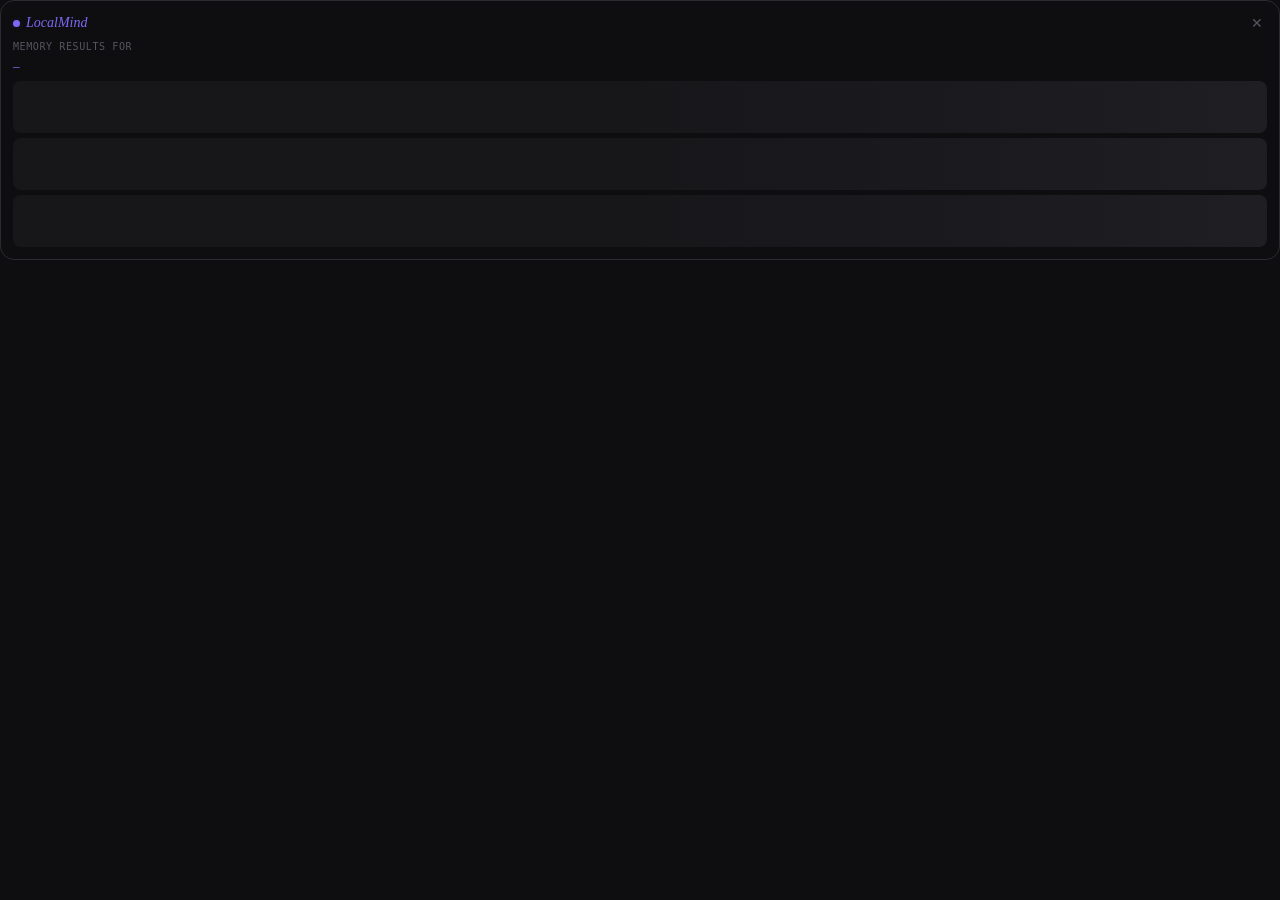
<file: extension/injected-panel.html>
<!DOCTYPE html>
<html lang="en">
<head>
  <meta charset="UTF-8"/>
  <style>
    * { box-sizing: border-box; margin: 0; padding: 0; }

    /* ── Dark theme (default) ───────────────────────────────────── */
    :root {
      --bg: #0e0e10;
      --bg-card: #17171a;
      --bg-card-hover: #1e1e23;
      --border: #2a2a30;
      --border-card: #1e1e24;
      --accent: #7c6af7;
      --accent-dim: rgba(124,106,247,0.15);
      --text: #e8e8ed;
      --text-s: #888895;
      --text-m: #555560;
    }

    /* ── Light theme ────────────────────────────────────────────── */
    :root.light {
      --bg: #f5f4f0;
      --bg-card: #ffffff;
      --bg-card-hover: #f0efe9;
      --border: #e0ddd6;
      --border-card: #ebe8e0;
      --accent: #6254e8;
      --accent-dim: rgba(98,84,232,0.1);
      --text: #1a1a22;
      --text-s: #5a5a6a;
      --text-m: #9a9aaa;
    }

    body {
      background: var(--bg);
      color: var(--text);
      font-family: system-ui, sans-serif;
      font-size: 12px;
      height: 100%;
      overflow: hidden;
      border-radius: 14px;
      border: 1px solid var(--border);
      transition: background 0.2s, color 0.2s;
    }

    .panel {
      display: flex;
      flex-direction: column;
      height: 100%;
      padding: 12px;
      gap: 8px;
    }

    .header {
      display: flex;
      align-items: center;
      justify-content: space-between;
      flex-shrink: 0;
    }

    .logo {
      display: flex;
      align-items: center;
      gap: 6px;
      font-family: Georgia, serif;
      font-style: italic;
      font-size: 14px;
      color: var(--accent);
    }

    .dot {
      width: 7px;
      height: 7px;
      border-radius: 50%;
      background: var(--accent);
      box-shadow: 0 0 6px var(--accent-dim);
      animation: pulse 2.5s ease-in-out infinite;
    }

    @keyframes pulse {
      0%,100% { box-shadow: 0 0 6px var(--accent-dim); }
      50% { box-shadow: 0 0 12px var(--accent); }
    }

    .close {
      background: transparent;
      border: none;
      color: var(--text-m);
      cursor: pointer;
      font-size: 14px;
      padding: 2px 4px;
      border-radius: 4px;
      transition: color 0.15s;
    }

    .close:hover { color: var(--text); }

    .query-label {
      font-size: 10px;
      color: var(--text-m);
      font-family: monospace;
      text-transform: uppercase;
      letter-spacing: 0.06em;
      flex-shrink: 0;
    }

    .query-text {
      color: var(--accent);
      font-size: 11px;
      font-family: monospace;
      white-space: nowrap;
      overflow: hidden;
      text-overflow: ellipsis;
      flex-shrink: 0;
    }

    .results {
      flex: 1;
      overflow-y: auto;
      display: flex;
      flex-direction: column;
      gap: 5px;
      scrollbar-width: none;
    }

    .results::-webkit-scrollbar { display: none; }

    .card {
      background: var(--bg-card);
      border: 1px solid var(--border-card);
      border-radius: 8px;
      padding: 8px 10px;
      cursor: pointer;
      transition: all 0.15s;
      text-decoration: none;
      display: block;
    }

    .card:hover {
      background: var(--bg-card-hover);
      border-color: var(--border);
      transform: translateX(2px);
    }

    .card-title {
      font-size: 11.5px;
      font-weight: 500;
      color: var(--text);
      line-height: 1.3;
      margin-bottom: 3px;
      display: -webkit-box;
      -webkit-line-clamp: 2;
      -webkit-box-orient: vertical;
      overflow: hidden;
    }

    .card-meta {
      display: flex;
      align-items: center;
      justify-content: space-between;
    }

    .card-domain {
      font-family: monospace;
      font-size: 9px;
      color: var(--text-m);
    }

    .card-score {
      font-family: monospace;
      font-size: 9px;
      color: var(--accent);
      background: var(--accent-dim);
      border-radius: 3px;
      padding: 1px 4px;
    }

    .empty {
      display: flex;
      flex-direction: column;
      align-items: center;
      justify-content: center;
      flex: 1;
      gap: 6px;
      color: var(--text-m);
      text-align: center;
      padding: 12px;
    }

    .empty-icon { font-size: 24px; opacity: 0.4; }
    .empty-text { font-size: 11px; line-height: 1.5; }

    .loading {
      display: flex;
      flex-direction: column;
      gap: 5px;
      flex: 1;
    }

    .skeleton {
      height: 52px;
      border-radius: 8px;
      background: linear-gradient(90deg, var(--bg-card) 25%, var(--bg-card-hover) 50%, var(--bg-card) 75%);
      background-size: 200% 100%;
      animation: shimmer 1.4s ease-in-out infinite;
    }

    @keyframes shimmer {
      0%   { background-position: 200% center; }
      100% { background-position: -200% center; }
    }

    mark {
      background: var(--accent-dim);
      color: var(--accent);
      border-radius: 2px;
      padding: 0 1px;
    }
  </style>
</head>
<body>
  <div class="panel">
    <div class="header">
      <div class="logo">
        <div class="dot"></div>
        LocalMind
      </div>
      <button class="close" id="closeBtn">✕</button>
    </div>

    <div class="query-label">Memory results for</div>
    <div class="query-text" id="queryText">…</div>

    <div class="results" id="results">
      <div class="loading">
        <div class="skeleton"></div>
        <div class="skeleton"></div>
        <div class="skeleton"></div>
      </div>
    </div>
  </div>

  <script src="injected-panel.js"></script>
</body>
</html>
</file>
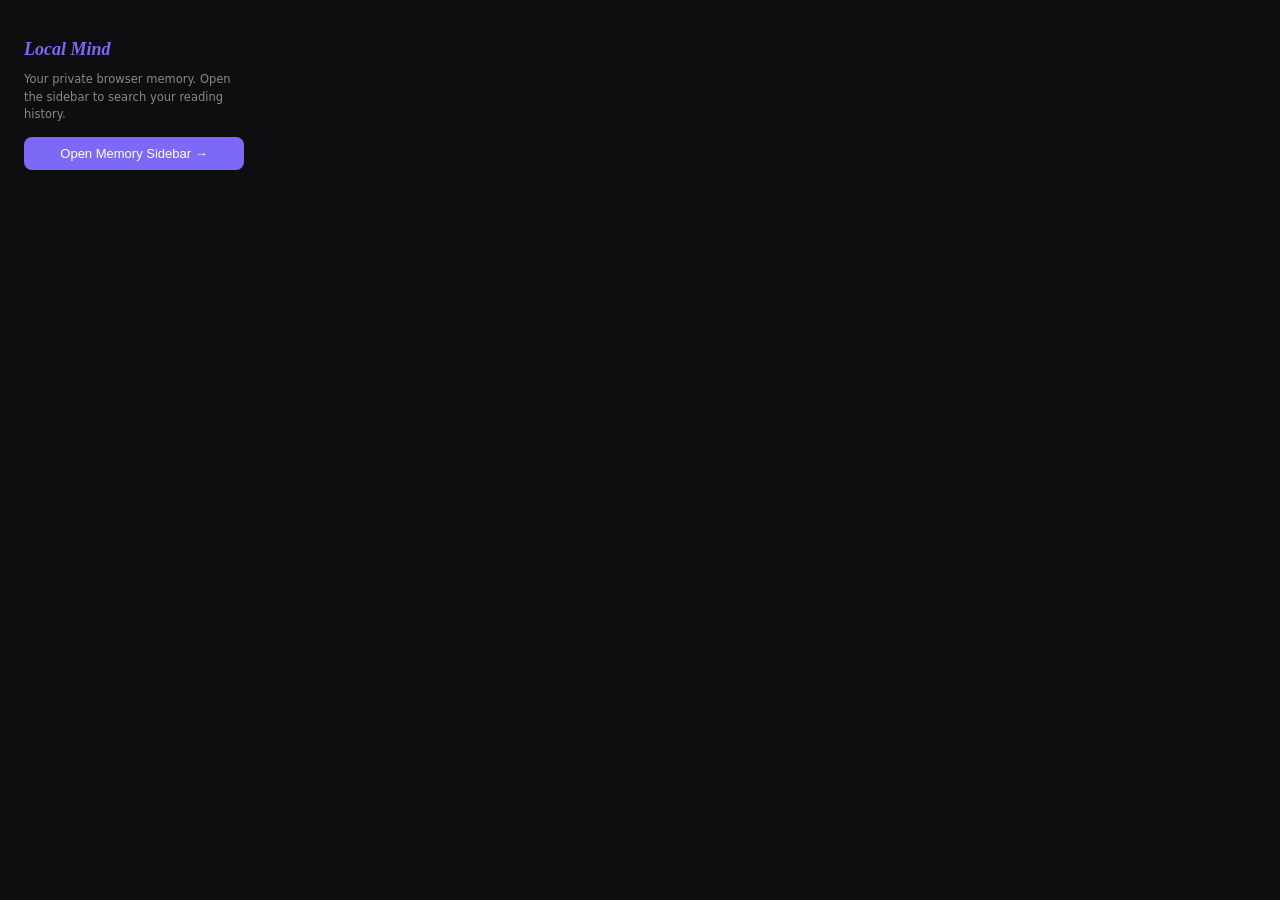
<file: extension/popup/popup.html>
<!DOCTYPE html>
<html>
<head>
  <meta charset="UTF-8"/>
  <style>
    body { width: 220px; padding: 16px; background: #0e0e10; color: #e8e8ed; font-family: system-ui, sans-serif; font-size: 13px; }
    h2 { font-family: Georgia, serif; font-style: italic; font-size: 18px; margin-bottom: 4px; color: #7c6af7; }
    p { color: #888; font-size: 11.5px; line-height: 1.5; margin-bottom: 14px; }
    button { width: 100%; padding: 9px; background: #7c6af7; color: white; border: none; border-radius: 8px; font-size: 13px; cursor: pointer; }
    button:hover { background: #6b59e0; }
  </style>
</head>
<body>
  <h2>Local Mind</h2>
  <p>Your private browser memory. Open the sidebar to search your reading history.</p>
  <button id="openSidebar">Open Memory Sidebar →</button>
  <script src="popup.js"></script>
</body>
</html>
</file>
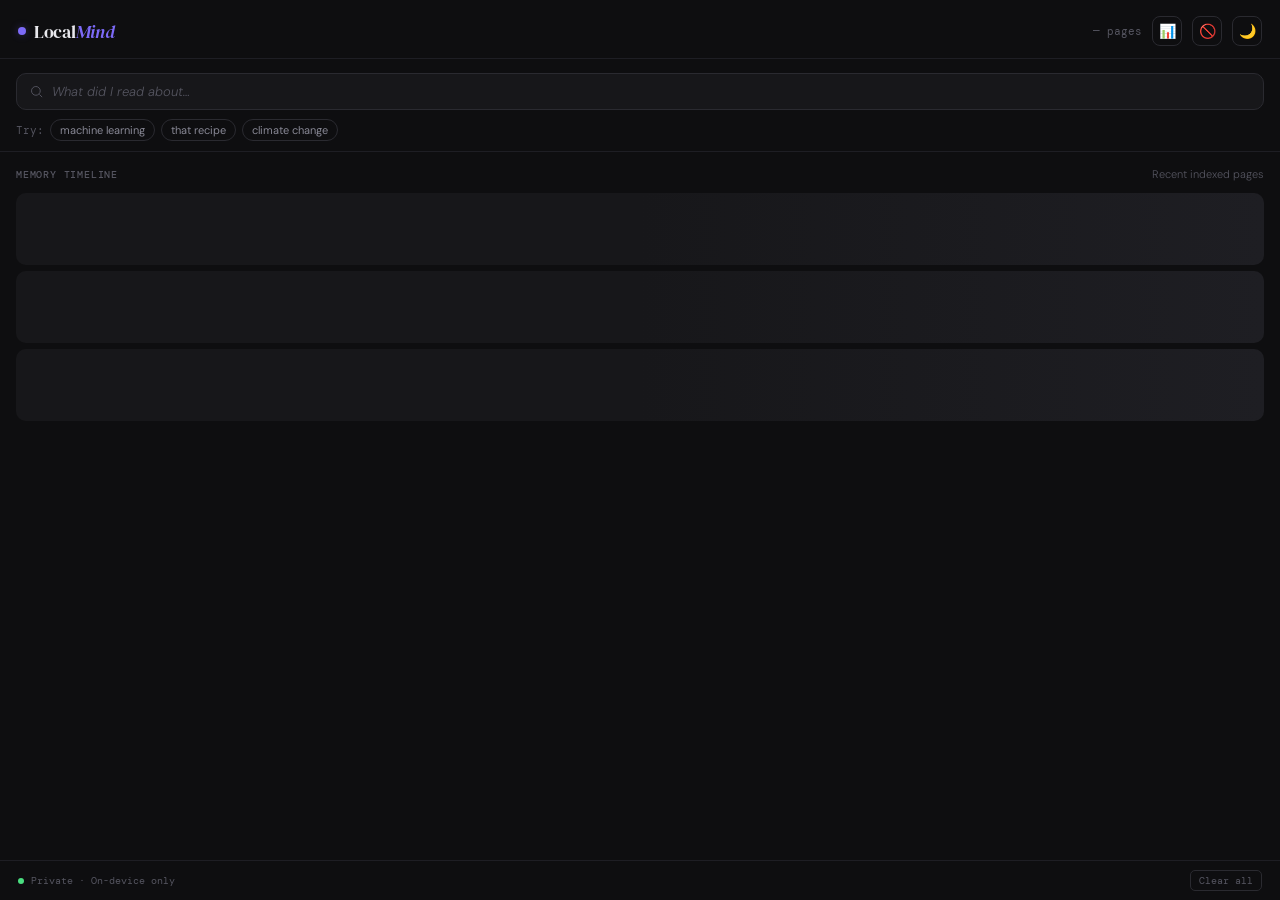
<file: extension/sidebar/sidebar.html>
<!DOCTYPE html>
<html lang="en">
<head>
  <meta charset="UTF-8"/>
  <meta name="viewport" content="width=device-width, initial-scale=1.0"/>
  <title>Local Mind</title>
  <link rel="preconnect" href="https://fonts.googleapis.com">
  <link href="https://fonts.googleapis.com/css2?family=DM+Serif+Display:ital@0;1&family=DM+Mono:wght@400;500&family=DM+Sans:wght@300;400;500&display=swap" rel="stylesheet">
  <link rel="stylesheet" href="sidebar.css"/>
</head>
<body>
  <div class="shell">

    <header class="header">
      <button type="button" class="logo" id="openHomeBtn" title="Open Local Mind home">
        <span class="logo-dot"></span>
        <span class="logo-text">Local<em>Mind</em></span>
      </button>
        <div class="header-right">
          <span class="header-meta" id="indexedCount">— pages</span>
          <button class="theme-toggle" id="openDashboardBtn" title="Open dashboard">📊</button>
          <button class="theme-toggle" id="blacklistBtn" title="Manage blacklist">🚫</button>
          <button class="theme-toggle" id="themeToggle" title="Toggle light/dark mode">🌙</button>
        </div>
    </header>

    <div class="search-zone">
      <div class="search-wrap">
        <svg class="search-icon" viewBox="0 0 24 24" fill="none" stroke="currentColor" stroke-width="1.5">
          <circle cx="11" cy="11" r="7"/><path d="m21 21-4.35-4.35"/>
        </svg>
        <input id="searchInput" type="text" placeholder="What did I read about…" autocomplete="off" spellcheck="false"/>
        <div class="search-spinner" id="searchSpinner"></div>
      </div>
      <div class="example-queries" id="exampleQueries">
        <span class="eq-label">Try:</span>
        <button class="eq-chip" data-q="machine learning">machine learning</button>
        <button class="eq-chip" data-q="that recipe I saved">that recipe</button>
        <button class="eq-chip" data-q="climate change">climate change</button>
      </div>
    </div>

    <main class="content-area">
      <section id="timelineSection">
        <div class="section-label">
          <span>Memory Timeline</span>
          <span class="section-sub">Recent indexed pages</span>
        </div>
        <div id="timelineList" class="card-list">
          <div class="skeleton-list">
            <div class="skeleton-card"></div>
            <div class="skeleton-card"></div>
            <div class="skeleton-card"></div>
          </div>
        </div>
      </section>

      <section class="hidden" id="resultsSection">
        <div class="section-label">
          <span id="resultsLabel">Results</span>
          <button class="clear-btn" id="clearSearch">✕ Clear</button>
        </div>
        <div class="source-filters" id="sourceFilters">
          <button class="source-chip active" data-filter="all">All</button>
          <button class="source-chip" data-filter="bookmarks">Bookmarks</button>
          <button class="source-chip" data-filter="visited">Visited Pages</button>
          <button class="source-chip" data-filter="history">History</button>
        </div>
        <div class="query-answer hidden" id="queryAnswer"></div>
        <div id="resultsList" class="card-list"></div>
      </section>

      <div class="empty-state hidden" id="emptyState">
        <div class="empty-icon">⌛</div>
        <p class="empty-title">No memories found</p>
        <p class="empty-sub">Browse more pages — Local Mind indexes as you read.</p>
      </div>
    </main>

    <footer class="status-bar">
      <div class="status-dot"></div>
      <span id="statusText">Private · On-device only</span>
      <button class="clear-memory-btn" id="clearMemoryBtn">Clear all</button>
    </footer>

  </div>

  <!-- Copy toast -->
  <div class="copy-toast" id="copyToast">Copied!</div>

  <script src="sidebar.js"></script>
</body>
</html>
</file>
<file: extension/sidebar/sidebar.css>
/* sidebar.css — Local Mind Sidebar */

*, *::before, *::after { box-sizing: border-box; margin: 0; padding: 0; }

/* ── Dark theme (default) ─────────────────────────────────────────── */
:root {
  --bg: #0e0e10;
  --bg-card: #17171a;
  --bg-card-hover: #1e1e23;
  --bg-menu: #1e1e26;
  --border: #2a2a30;
  --border-subtle: #1e1e24;
  --accent: #7c6af7;
  --accent-dim: rgba(124, 106, 247, 0.15);
  --accent-glow: rgba(124, 106, 247, 0.3);
  --text-primary: #e8e8ed;
  --text-secondary: #888895;
  --text-muted: #555560;
  --success: #4ade80;
  --danger: #e05252;
  --danger-dim: rgba(224, 82, 82, 0.12);
  --shadow-menu: 0 8px 32px rgba(0,0,0,0.4);
}

/* ── Light theme ──────────────────────────────────────────────────── */
:root.light {
  --bg: #f5f4f0;
  --bg-card: #ffffff;
  --bg-card-hover: #f0efe9;
  --bg-menu: #ffffff;
  --border: #e0ddd6;
  --border-subtle: #ebe8e0;
  --accent: #6254e8;
  --accent-dim: rgba(98, 84, 232, 0.1);
  --accent-glow: rgba(98, 84, 232, 0.2);
  --text-primary: #1a1a22;
  --text-secondary: #5a5a6a;
  --text-muted: #9a9aaa;
  --success: #16a34a;
  --danger: #dc2626;
  --danger-dim: rgba(220, 38, 38, 0.08);
  --shadow-menu: 0 8px 32px rgba(0,0,0,0.12);
}

html, body {
  height: 100%;
  background: var(--bg);
  color: var(--text-primary);
  font-family: 'DM Sans', system-ui, sans-serif;
  font-size: 13px;
  line-height: 1.5;
  overflow: hidden;
  transition: background 0.2s ease, color 0.2s ease;
}

.shell {
  display: flex;
  flex-direction: column;
  height: 100vh;
  width: 100%;
}

/* ── Header ───────────────────────────────────────────────────────── */

.header {
  display: flex;
  align-items: center;
  justify-content: space-between;
  padding: 16px 18px 12px;
  border-bottom: 1px solid var(--border-subtle);
  flex-shrink: 0;
}

.logo {
  display: flex;
  align-items: center;
  gap: 8px;
  margin: 0;
  padding: 0;
  border: none;
  background: none;
  font: inherit;
  color: inherit;
  cursor: pointer;
  text-align: left;
  border-radius: 8px;
}

.logo:focus-visible {
  outline: 2px solid var(--accent);
  outline-offset: 2px;
}

.logo:hover .logo-text {
  color: var(--text-primary);
}

.logo-dot {
  width: 8px;
  height: 8px;
  border-radius: 50%;
  background: var(--accent);
  box-shadow: 0 0 8px var(--accent-glow);
  animation: pulse 2.5s ease-in-out infinite;
}

@keyframes pulse {
  0%, 100% { opacity: 1; box-shadow: 0 0 8px var(--accent-glow); }
  50% { opacity: 0.6; box-shadow: 0 0 16px var(--accent-glow); }
}

.logo-text {
  font-family: 'DM Serif Display', Georgia, serif;
  font-size: 18px;
  letter-spacing: -0.3px;
  color: var(--text-primary);
}

.logo-text em {
  font-style: italic;
  color: var(--accent);
}

.header-right {
  display: flex;
  align-items: center;
  gap: 10px;
}

.header-meta {
  font-family: 'DM Mono', monospace;
  font-size: 11px;
  color: var(--text-muted);
}

.header-dash-btn {
  font-family: 'DM Sans', system-ui, sans-serif;
  font-size: 11px;
  font-weight: 500;
  padding: 6px 10px;
  border-radius: 8px;
  border: 1px solid var(--border);
  background: var(--bg-card);
  color: var(--text-secondary);
  cursor: pointer;
  transition: background 0.15s, color 0.15s, border-color 0.15s;
  flex-shrink: 0;
}

.header-dash-btn:hover {
  background: var(--bg-card-hover);
  color: var(--text-primary);
  border-color: var(--accent);
}

/* ── Theme toggle ─────────────────────────────────────────────────── */

.theme-toggle {
  width: 30px;
  height: 30px;
  border-radius: 8px;
  background: transparent;
  border: 1px solid var(--border);
  color: var(--text-muted);
  cursor: pointer;
  display: flex;
  align-items: center;
  justify-content: center;
  font-size: 14px;
  transition: all 0.15s;
  flex-shrink: 0;
}

.theme-toggle:hover {
  background: var(--bg-card);
  color: var(--text-primary);
  border-color: var(--border);
}

/* ── Search Zone ──────────────────────────────────────────────────── */

.search-zone {
  padding: 14px 16px 10px;
  border-bottom: 1px solid var(--border-subtle);
  flex-shrink: 0;
}

.search-wrap {
  display: flex;
  align-items: center;
  gap: 8px;
  background: var(--bg-card);
  border: 1px solid var(--border);
  border-radius: 10px;
  padding: 9px 12px;
  transition: border-color 0.2s, box-shadow 0.2s;
}

.search-wrap:focus-within {
  border-color: var(--accent);
  box-shadow: 0 0 0 3px var(--accent-dim);
}

.search-icon {
  width: 15px;
  height: 15px;
  color: var(--text-muted);
  flex-shrink: 0;
}

#searchInput {
  flex: 1;
  background: transparent;
  border: none;
  outline: none;
  color: var(--text-primary);
  font-family: 'DM Sans', system-ui, sans-serif;
  font-size: 13px;
  font-weight: 300;
}

#searchInput::placeholder {
  color: var(--text-muted);
  font-style: italic;
}

.search-spinner {
  width: 14px;
  height: 14px;
  border: 2px solid transparent;
  border-top-color: var(--accent);
  border-radius: 50%;
  flex-shrink: 0;
  display: none;
}

.search-spinner.active {
  display: block;
  animation: spin 0.7s linear infinite;
}

@keyframes spin { to { transform: rotate(360deg); } }

/* Example queries */
.example-queries {
  display: flex;
  align-items: center;
  gap: 6px;
  margin-top: 9px;
  flex-wrap: wrap;
}

.eq-label {
  font-size: 11px;
  color: var(--text-muted);
  font-family: 'DM Mono', monospace;
  flex-shrink: 0;
}

.eq-chip {
  background: transparent;
  border: 1px solid var(--border);
  border-radius: 20px;
  color: var(--text-secondary);
  font-family: 'DM Sans', system-ui, sans-serif;
  font-size: 11px;
  padding: 3px 9px;
  cursor: pointer;
  transition: all 0.15s;
}

.eq-chip:hover {
  background: var(--accent-dim);
  border-color: var(--accent);
  color: var(--accent);
}

/* ── Content Area ─────────────────────────────────────────────────── */

.content-area {
  flex: 1;
  overflow-y: auto;
  overflow-x: visible;
  padding: 14px 16px;
  scrollbar-width: thin;
  scrollbar-color: var(--border) transparent;
}

.section-label {
  display: flex;
  align-items: baseline;
  justify-content: space-between;
  margin-bottom: 10px;
}

.section-label > span:first-child {
  font-family: 'DM Mono', monospace;
  font-size: 10px;
  font-weight: 500;
  letter-spacing: 0.08em;
  text-transform: uppercase;
  color: var(--text-muted);
}

.section-sub {
  font-size: 11px;
  color: var(--text-muted);
  font-family: 'DM Sans', system-ui, sans-serif;
  font-weight: 300;
  letter-spacing: 0 !important;
  text-transform: none !important;
}

/* ── Cards ────────────────────────────────────────────────────────── */

.card-list {
  display: flex;
  flex-direction: column;
  gap: 6px;
}

.query-answer {
  margin-bottom: 10px;
  padding: 10px 12px;
  border-radius: var(--radius);
  border: 1px solid var(--accent-glow);
  background: linear-gradient(180deg, rgba(124, 106, 247, 0.14), rgba(124, 106, 247, 0.06));
  color: var(--text-primary);
  font-size: 12px;
  line-height: 1.5;
  white-space: pre-wrap;
}

.source-filters {
  display: flex;
  gap: 6px;
  margin-bottom: 10px;
  flex-wrap: wrap;
}

.source-chip {
  background: transparent;
  border: 1px solid var(--border);
  color: var(--text-secondary);
  border-radius: 16px;
  font-size: 11px;
  padding: 4px 9px;
  cursor: pointer;
  font-family: var(--font-sans);
}

.source-chip:hover {
  border-color: var(--accent);
  color: var(--accent);
}

.source-chip.active {
  background: var(--accent-dim);
  border-color: var(--accent);
  color: var(--accent);
}

.results-group {
  margin-bottom: 12px;
}

.results-group-label {
  font-family: var(--font-mono);
  font-size: 10px;
  text-transform: uppercase;
  letter-spacing: 0.08em;
  color: var(--text-muted);
  margin: 6px 2px;
}

.answer-pending {
  display: flex;
  align-items: center;
  gap: 6px;
  font-size: 12px;
  color: var(--text-secondary);
  animation: pulse 1.4s ease-in-out infinite;
}

.answer-mike-hint {
  font-size: 12px;
  line-height: 1.5;
  color: var(--text-secondary);
}

.answer-mike-hint kbd {
  font-family: var(--font-mono);
  font-size: 10px;
  padding: 2px 6px;
  border-radius: 4px;
  border: 1px solid var(--border);
  background: var(--bg-elevated, rgba(0, 0, 0, 0.2));
  color: var(--text-primary);
}

.memory-card {
  background: var(--bg-card);
  border: 1px solid var(--border-subtle);
  border-radius: 10px;
  padding: 11px 13px;
  cursor: pointer;
  transition: all 0.15s ease;
  animation: fadeSlideIn 0.3s ease both;
  text-decoration: none;
  display: block;
  position: relative;
  /* make room for the 3-dot button on the right */
  padding-right: 36px;
}

.memory-card:hover {
  background: var(--bg-card-hover);
  border-color: var(--border);
  transform: translateX(2px);
}

@keyframes fadeSlideIn {
  from { opacity: 0; transform: translateY(6px); }
  to   { opacity: 1; transform: translateY(0); }
}

.card-top {
  display: flex;
  align-items: flex-start;
  justify-content: space-between;
  gap: 6px;
  margin-bottom: 4px;
}

.card-title {
  font-size: 13px;
  font-weight: 500;
  color: var(--text-primary);
  line-height: 1.35;
  flex: 1;
  display: -webkit-box;
  -webkit-line-clamp: 2;
  -webkit-box-orient: vertical;
  overflow: hidden;
  /* ensure title never bleeds under the 3-dot btn */
  min-width: 0;
}

.card-score {
  font-family: 'DM Mono', monospace;
  font-size: 10px;
  color: var(--accent);
  background: var(--accent-dim);
  border-radius: 4px;
  padding: 1px 5px;
  flex-shrink: 0;
}

.card-snippet {
  font-size: 11.5px;
  color: var(--text-secondary);
  font-weight: 300;
  line-height: 1.45;
  display: -webkit-box;
  -webkit-line-clamp: 2;
  -webkit-box-orient: vertical;
  overflow: hidden;
  margin-bottom: 6px;
}

.card-meta {
  display: flex;
  align-items: center;
  gap: 8px;
}

.card-domain {
  font-family: 'DM Mono', monospace;
  font-size: 10px;
  color: var(--text-muted);
}

.card-time {
  font-size: 10px;
  color: var(--text-muted);
}

.card-tag {
  font-size: 10px;
  background: var(--border);
  color: var(--text-secondary);
  border-radius: 3px;
  padding: 1px 5px;
}

/* ── 3-dot menu button ────────────────────────────────────────────── */

.card-menu-btn {
  position: absolute;
  top: 50%;
  right: 8px;
  transform: translateY(-50%);
  width: 24px;
  height: 24px;
  border-radius: 6px;
  background: transparent;
  border: none;
  color: var(--text-muted);
  cursor: pointer;
  display: flex;
  align-items: center;
  justify-content: center;
  font-size: 14px;
  letter-spacing: 1px;
  opacity: 0;
  transition: all 0.15s;
  z-index: 2;
  line-height: 1;
  padding: 0;
}

.memory-card:hover .card-menu-btn {
  opacity: 1;
}

.card-menu-btn:hover {
  background: var(--border);
  color: var(--text-primary);
}

/* ── Dropdown menu ────────────────────────────────────────────────── */

.card-dropdown {
  position: fixed;
  background: var(--bg-menu);
  border: 1px solid var(--border);
  border-radius: 10px;
  box-shadow: var(--shadow-menu);
  z-index: 99999;
  overflow: hidden;
  min-width: 160px;
  animation: dropIn 0.15s ease both;
}

@keyframes dropIn {
  from { opacity: 0; transform: scale(0.95) translateY(-4px); }
  to   { opacity: 1; transform: scale(1) translateY(0); }
}

.card-dropdown button {
  display: flex;
  align-items: center;
  gap: 10px;
  width: 100%;
  padding: 9px 14px;
  background: transparent;
  border: none;
  color: var(--text-primary);
  font-size: 12.5px;
  font-family: 'DM Sans', system-ui, sans-serif;
  cursor: pointer;
  text-align: left;
  transition: background 0.1s;
}

.card-dropdown button:hover {
  background: var(--bg-card-hover);
}

.card-dropdown button.danger {
  color: var(--danger);
}

.card-dropdown button.danger:hover {
  background: var(--danger-dim);
}

.card-dropdown .menu-icon {
  font-size: 13px;
  flex-shrink: 0;
}

.card-dropdown hr {
  border: none;
  border-top: 1px solid var(--border-subtle);
  margin: 2px 0;
}

/* ── Skeleton loaders ─────────────────────────────────────────────── */

.skeleton-list { display: flex; flex-direction: column; gap: 6px; }

.skeleton-card {
  height: 72px;
  border-radius: 10px;
  background: linear-gradient(90deg, var(--bg-card) 25%, var(--bg-card-hover) 50%, var(--bg-card) 75%);
  background-size: 200% 100%;
  animation: shimmer 1.4s ease-in-out infinite;
}

@keyframes shimmer {
  0%   { background-position: 200% center; }
  100% { background-position: -200% center; }
}

/* ── Clear button ─────────────────────────────────────────────────── */

.clear-btn {
  background: transparent;
  border: none;
  color: var(--text-muted);
  font-size: 11px;
  cursor: pointer;
  font-family: 'DM Sans', system-ui, sans-serif;
  transition: color 0.15s;
}

.clear-btn:hover { color: var(--text-primary); }

/* ── Empty state ──────────────────────────────────────────────────── */

.empty-state {
  display: flex;
  flex-direction: column;
  align-items: center;
  justify-content: center;
  padding: 48px 24px;
  text-align: center;
  gap: 8px;
}

.empty-icon { font-size: 32px; opacity: 0.4; }
.empty-title {
  font-family: 'DM Serif Display', Georgia, serif;
  font-size: 16px;
  color: var(--text-secondary);
}
.empty-sub { font-size: 12px; color: var(--text-muted); line-height: 1.6; }

/* ── Status bar ───────────────────────────────────────────────────── */

.status-bar {
  display: flex;
  align-items: center;
  gap: 7px;
  padding: 9px 18px;
  border-top: 1px solid var(--border-subtle);
  flex-shrink: 0;
}

.status-dot {
  width: 6px;
  height: 6px;
  border-radius: 50%;
  background: var(--success);
}

#statusText {
  font-family: 'DM Mono', monospace;
  font-size: 10px;
  color: var(--text-muted);
}

/* ── Clear memory button ──────────────────────────────────────────── */

.clear-memory-btn {
  margin-left: auto;
  background: transparent;
  border: 1px solid var(--border);
  border-radius: 5px;
  color: var(--text-muted);
  font-size: 10px;
  font-family: 'DM Mono', monospace;
  padding: 3px 8px;
  cursor: pointer;
  transition: all 0.15s;
}

.clear-memory-btn:hover {
  border-color: var(--danger);
  color: var(--danger);
}

.confirm-bar {
  display: flex;
  align-items: center;
  justify-content: space-between;
  gap: 8px;
  padding: 9px 18px;
  border-top: 1px solid var(--border);
  background: var(--danger-dim);
  flex-shrink: 0;
}

.confirm-bar span {
  font-size: 11px;
  color: var(--danger);
  font-family: 'DM Sans', system-ui, sans-serif;
}

.confirm-yes {
  background: var(--danger);
  border: none;
  border-radius: 5px;
  color: white;
  font-size: 11px;
  padding: 4px 10px;
  cursor: pointer;
  font-family: inherit;
}

.confirm-no {
  background: transparent;
  border: 1px solid var(--border);
  border-radius: 5px;
  color: var(--text-secondary);
  font-size: 11px;
  padding: 4px 10px;
  cursor: pointer;
  font-family: inherit;
}

/* ── Date groups ──────────────────────────────────────────────────── */

.date-group { margin-bottom: 12px; }

.date-label {
  font-family: 'DM Mono', monospace;
  font-size: 10px;
  text-transform: uppercase;
  letter-spacing: 0.08em;
  color: var(--text-muted);
  margin-bottom: 6px;
  padding-left: 2px;
}

/* ── Utilities ────────────────────────────────────────────────────── */

.hidden { display: none !important; }

mark {
  background: var(--accent-dim);
  color: var(--accent);
  border-radius: 2px;
  padding: 0 1px;
}

/* ── Copy toast ───────────────────────────────────────────────────── */

.copy-toast {
  position: fixed;
  bottom: 48px;
  left: 50%;
  transform: translateX(-50%) translateY(8px);
  background: var(--text-primary);
  color: var(--bg);
  font-size: 11px;
  font-family: 'DM Mono', monospace;
  padding: 6px 14px;
  border-radius: 20px;
  opacity: 0;
  transition: all 0.2s ease;
  pointer-events: none;
  z-index: 9999;
  white-space: nowrap;
}

.copy-toast.show {
  opacity: 1;
  transform: translateX(-50%) translateY(0);
}

/* ── Blacklist panel ──────────────────────────────────────────────── */

.blacklist-panel {
  position: absolute;
  top: 0; left: 0; right: 0; bottom: 0;
  background: var(--bg);
  z-index: 50;
  display: flex;
  flex-direction: column;
  animation: fadeSlideIn 0.2s ease both;
}

.blacklist-header {
  display: flex;
  align-items: center;
  justify-content: space-between;
  padding: 14px 18px;
  border-bottom: 1px solid var(--border-subtle);
  flex-shrink: 0;
}

.blacklist-title {
  font-family: 'DM Serif Display', Georgia, serif;
  font-size: 16px;
  color: var(--text-primary);
}

.blacklist-close {
  background: transparent;
  border: none;
  color: var(--text-muted);
  font-size: 16px;
  cursor: pointer;
  transition: color 0.15s;
}

.blacklist-close:hover { color: var(--text-primary); }

.blacklist-add {
  display: flex;
  gap: 8px;
  padding: 12px 16px;
  border-bottom: 1px solid var(--border-subtle);
  flex-shrink: 0;
}

.blacklist-input {
  flex: 1;
  background: var(--bg-card);
  border: 1px solid var(--border);
  border-radius: 8px;
  padding: 8px 12px;
  color: var(--text-primary);
  font-family: 'DM Mono', monospace;
  font-size: 12px;
  outline: none;
  transition: border-color 0.2s;
}

.blacklist-input:focus {
  border-color: var(--accent);
  box-shadow: 0 0 0 3px var(--accent-dim);
}

.blacklist-input::placeholder { color: var(--text-muted); }

.blacklist-add-btn {
  background: var(--accent);
  border: none;
  border-radius: 8px;
  color: white;
  font-size: 12px;
  padding: 8px 14px;
  cursor: pointer;
  font-family: inherit;
  transition: background 0.15s;
  flex-shrink: 0;
}

.blacklist-add-btn:hover { background: #6b59e0; }

.blacklist-list {
  flex: 1;
  overflow-y: auto;
  padding: 12px 16px;
  display: flex;
  flex-direction: column;
  gap: 6px;
  scrollbar-width: thin;
  scrollbar-color: var(--border) transparent;
}

.blacklist-empty {
  text-align: center;
  padding: 32px 16px;
  color: var(--text-muted);
  font-size: 12px;
  line-height: 1.6;
}

.blacklist-item {
  display: flex;
  align-items: center;
  justify-content: space-between;
  background: var(--bg-card);
  border: 1px solid var(--border-subtle);
  border-radius: 8px;
  padding: 9px 12px;
  animation: fadeSlideIn 0.2s ease both;
}

.blacklist-domain {
  font-family: 'DM Mono', monospace;
  font-size: 12px;
  color: var(--text-primary);
}

.blacklist-remove {
  background: transparent;
  border: none;
  color: var(--text-muted);
  font-size: 12px;
  cursor: pointer;
  padding: 2px 6px;
  border-radius: 4px;
  transition: all 0.15s;
}

.blacklist-remove:hover {
  background: var(--danger-dim);
  color: var(--danger);
}

.blacklist-hint {
  padding: 10px 16px;
  font-size: 11px;
  color: var(--text-muted);
  font-family: 'DM Mono', monospace;
  border-top: 1px solid var(--border-subtle);
  flex-shrink: 0;
}
</file>
